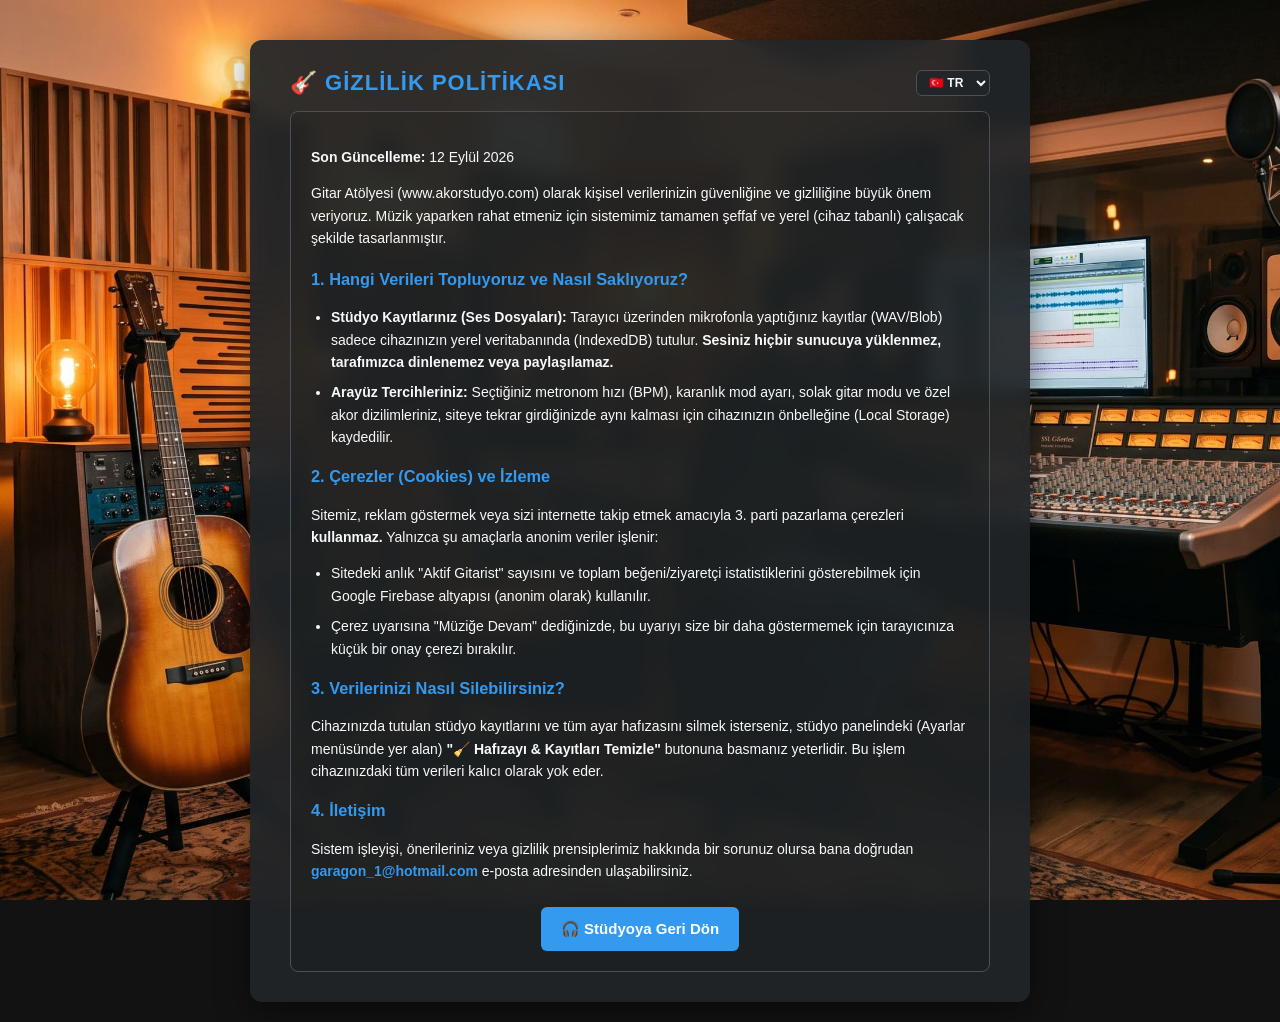
<file: gizlilik.html>
<!DOCTYPE html>
<html lang="tr">
<head>
    <meta charset="UTF-8">
    <meta name="viewport" content="width=device-width, initial-scale=1.0">
    <title>Gizlilik Politikası | Gitar Atölyesi</title>
    <link rel="stylesheet" href="./style.css">
</head>
<body>

<div class="app-container" style="max-width: 700px; margin-top: 20px;">
    
    <header class="header-top-row" style="display: flex; justify-content: space-between; align-items: center;">
        <h2 class="app-header-brand" style="margin: 0;">
            <span id="title-tr">🎸 Gizlilik Politikası</span>
            <span id="title-en" style="display: none;">🎸 Privacy Policy</span>
        </h2>
        
        <!-- Dil Seçici (Ana sayfadaki localStorage ile senkronize çalışır) -->
        <select id="gizlilik-lang" style="font-size:12px; padding:4px 8px; border-radius:6px; background:var(--surface); color:var(--text); border:1px solid var(--border); font-weight:bold; cursor:pointer;">
            <option value="tr">🇹🇷 TR</option>
            <option value="en">🇬🇧 EN</option>
        </select>
    </header>

    <div style="background: rgba(0,0,0,0.1); padding: 20px; border-radius: 8px; border: 1px solid var(--border); font-size: 14px; line-height: 1.6; color: var(--text); margin-top: 15px;">
        
        <!-- TÜRKÇE İÇERİK -->
        <div id="content-tr">
            <p><strong>Son Güncelleme:</strong> 12 Eylül 2026</p>

            <p>Gitar Atölyesi (www.akorstudyo.com) olarak kişisel verilerinizin güvenliğine ve gizliliğine büyük önem veriyoruz. Müzik yaparken rahat etmeniz için sistemimiz tamamen şeffaf ve yerel (cihaz tabanlı) çalışacak şekilde tasarlanmıştır.</p>

            <h3 style="color: var(--primary); margin-bottom: 5px;">1. Hangi Verileri Topluyoruz ve Nasıl Saklıyoruz?</h3>
            <ul style="padding-left: 20px;">
                <li style="margin-bottom: 8px;"><strong>Stüdyo Kayıtlarınız (Ses Dosyaları):</strong> Tarayıcı üzerinden mikrofonla yaptığınız kayıtlar (WAV/Blob) sadece cihazınızın yerel veritabanında (IndexedDB) tutulur. <b>Sesiniz hiçbir sunucuya yüklenmez, tarafımızca dinlenemez veya paylaşılamaz.</b></li>
                <li style="margin-bottom: 8px;"><strong>Arayüz Tercihleriniz:</strong> Seçtiğiniz metronom hızı (BPM), karanlık mod ayarı, solak gitar modu ve özel akor dizilimleriniz, siteye tekrar girdiğinizde aynı kalması için cihazınızın önbelleğine (Local Storage) kaydedilir.</li>
            </ul>

            <h3 style="color: var(--primary); margin-bottom: 5px; margin-top: 15px;">2. Çerezler (Cookies) ve İzleme</h3>
            <p>Sitemiz, reklam göstermek veya sizi internette takip etmek amacıyla 3. parti pazarlama çerezleri <b>kullanmaz.</b> Yalnızca şu amaçlarla anonim veriler işlenir:</p>
            <ul style="padding-left: 20px;">
                <li style="margin-bottom: 8px;">Sitedeki anlık "Aktif Gitarist" sayısını ve toplam beğeni/ziyaretçi istatistiklerini gösterebilmek için Google Firebase altyapısı (anonim olarak) kullanılır.</li>
                <li style="margin-bottom: 8px;">Çerez uyarısına "Müziğe Devam" dediğinizde, bu uyarıyı size bir daha göstermemek için tarayıcınıza küçük bir onay çerezi bırakılır.</li>
            </ul>

            <h3 style="color: var(--primary); margin-bottom: 5px; margin-top: 15px;">3. Verilerinizi Nasıl Silebilirsiniz?</h3>
            <p>Cihazınızda tutulan stüdyo kayıtlarını ve tüm ayar hafızasını silmek isterseniz, stüdyo panelindeki (Ayarlar menüsünde yer alan) <strong>"🧹 Hafızayı & Kayıtları Temizle"</strong> butonuna basmanız yeterlidir. Bu işlem cihazınızdaki tüm verileri kalıcı olarak yok eder.</p>

            <h3 style="color: var(--primary); margin-bottom: 5px; margin-top: 15px;">4. İletişim</h3>
            <p>Sistem işleyişi, önerileriniz veya gizlilik prensiplerimiz hakkında bir sorunuz olursa bana doğrudan <strong><a href="#" onclick="window.location.href = 'mailto:' + 'garagon_1' + '@' + 'hotmail.com'; return false;" style="color: var(--primary); text-decoration: none; font-weight: bold;">garagon_1@hotmail.com</a></strong> e-posta adresinden ulaşabilirsiniz.</p>
            
            <div style="margin-top: 25px; text-align: center;">
                <a href="./index.html" class="btn btn-primary" style="text-decoration: none; display: inline-block; padding: 10px 20px; font-size: 15px;">🎧 Stüdyoya Geri Dön</a>
            </div>
        </div>

        <!-- İNGİLİZCE İÇERİK -->
        <div id="content-en" style="display: none;">
            <p><strong>Last Update:</strong> September 12, 2026</p>

            <p>As Guitar Workshop (www.akorstudyo.com), we attach great importance to the security and privacy of your personal data. To make you comfortable while making music, our system is designed to work completely transparently and locally (device-based).</p>

            <h3 style="color: var(--primary); margin-bottom: 5px;">1. What Data Do We Collect and How Do We Store It?</h3>
            <ul style="padding-left: 20px;">
                <li style="margin-bottom: 8px;"><strong>Your Studio Recordings (Audio Files):</strong> Recordings you make via the microphone on your browser (WAV/Blob) are only kept in your device's local database (IndexedDB). <b>Your voice is never uploaded to any server, nor can it be listened to or shared by us.</b></li>
                <li style="margin-bottom: 8px;"><strong>Interface Preferences:</strong> Your selected metronome speed (BPM), dark mode setting, lefty guitar mode, and custom chord progressions are saved in your device's cache (Local Storage) so they remain the same the next time you visit the site.</li>
            </ul>

            <h3 style="color: var(--primary); margin-bottom: 5px; margin-top: 15px;">2. Cookies and Tracking</h3>
            <p>Our site <b>does not use</b> 3rd party marketing cookies to show ads or track you online. Anonymous data is processed only for the following purposes:</p>
            <ul style="padding-left: 20px;">
                <li style="margin-bottom: 8px;">Google Firebase infrastructure is used (anonymously) to display the current number of "Active Guitarists" and total like/visitor statistics on the site.</li>
                <li style="margin-bottom: 8px;">When you click "Rock On" on the cookie warning, a small consent cookie is placed in your browser so we don't show you this warning again.</li>
            </ul>

            <h3 style="color: var(--primary); margin-bottom: 5px; margin-top: 15px;">3. How Can You Delete Your Data?</h3>
            <p>If you wish to delete the studio recordings and all settings memory stored on your device, simply click the <strong>"🧹 Clear Memory & Tracks"</strong> button in the studio panel (located in the Settings menu). This action permanently destroys all data on your device.</p>

            <h3 style="color: var(--primary); margin-bottom: 5px; margin-top: 15px;">4. Contact</h3>
            <p>If you have any questions regarding the system operation, suggestions, or our privacy principles, you can contact me directly at <strong><a href="#" onclick="window.location.href = 'mailto:' + 'garagon_1' + '@' + 'hotmail.com'; return false;" style="color: var(--primary); text-decoration: none; font-weight: bold;">garagon_1@hotmail.com</a></strong>.</p>
            
            <div style="margin-top: 25px; text-align: center;">
                <a href="./index.html" class="btn btn-primary" style="text-decoration: none; display: inline-block; padding: 10px 20px; font-size: 15px;">🎧 Back to Studio</a>
            </div>
        </div>

    </div>
</div>

<script>
    // --- 1. TEMA KONTROLÜ ---
    if(localStorage.getItem('gitar_theme') === 'light') { 
        document.body.classList.remove('dark-mode'); 
    } else { 
        document.body.classList.add('dark-mode'); 
    }

    // --- 2. DİL KONTROLÜ VE SENKRONİZASYONU ---
    const langSelect = document.getElementById('gizlilik-lang');
    const contentTr = document.getElementById('content-tr');
    const contentEn = document.getElementById('content-en');
    const titleTr = document.getElementById('title-tr');
    const titleEn = document.getElementById('title-en');

    // Ana siteden gelen dil tercihini oku (yoksa TR yap)
    const currentLang = localStorage.getItem('gitar_lang') || 'tr';
    langSelect.value = currentLang;
    applyLanguage(currentLang);

    // Kullanıcı dili bu sayfadan değiştirirse
    langSelect.addEventListener('change', (e) => {
        const selectedLang = e.target.value;
        localStorage.setItem('gitar_lang', selectedLang); // Ana site de etkilenir
        applyLanguage(selectedLang);
    });

    function applyLanguage(lang) {
        if(lang === 'en') {
            document.documentElement.lang = "en";
            contentTr.style.display = "none";
            titleTr.style.display = "none";
            contentEn.style.display = "block";
            titleEn.style.display = "inline";
        } else {
            document.documentElement.lang = "tr";
            contentEn.style.display = "none";
            titleEn.style.display = "none";
            contentTr.style.display = "block";
            titleTr.style.display = "inline";
        }
    }
</script>
</body>
</html>
</file>
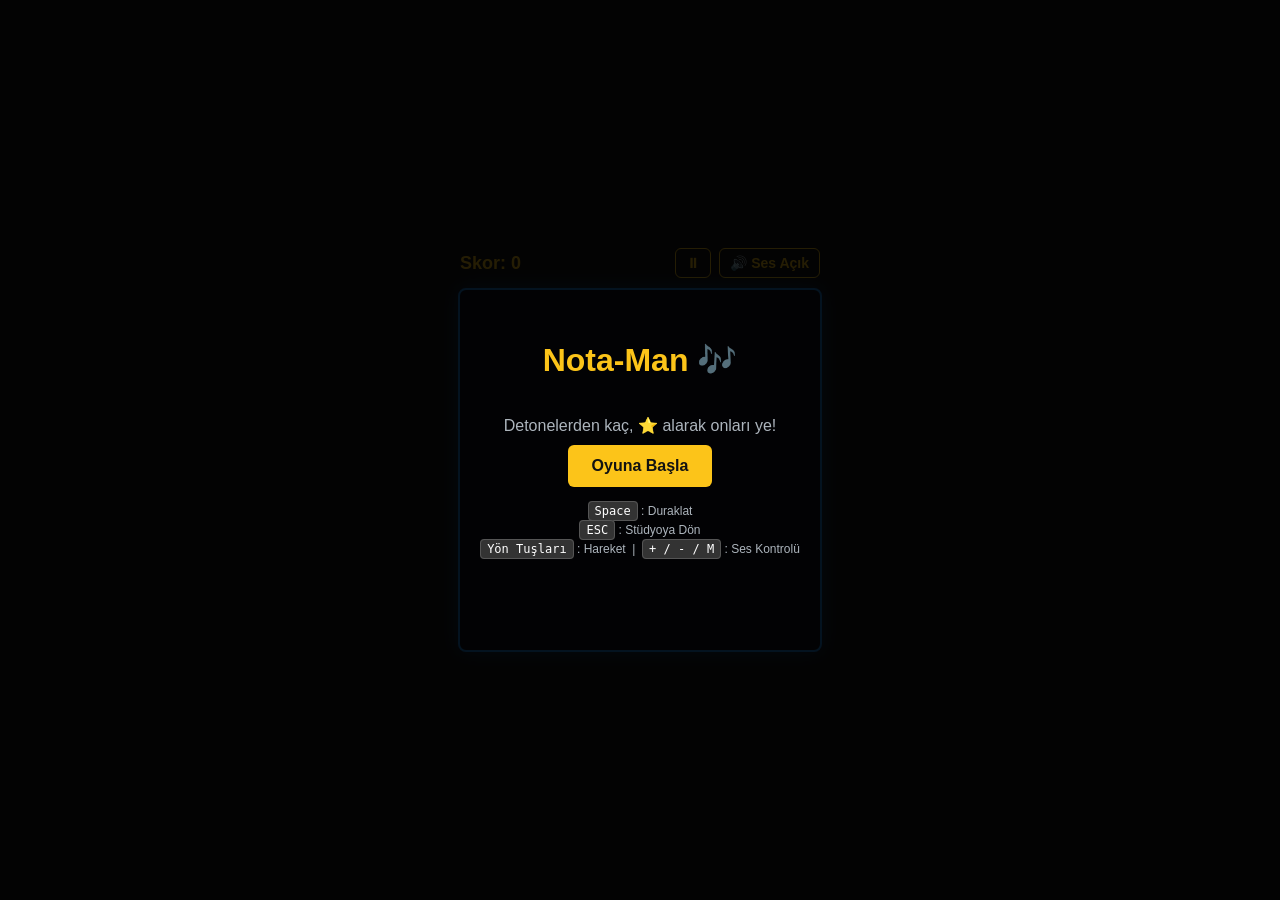
<file: pacman.html>
<!DOCTYPE html>
<html lang="tr">
<head>
    <meta charset="UTF-8">
    <meta name="viewport" content="width=device-width, initial-scale=1.0, maximum-scale=1.0, user-scalable=no">
    <title>Nota-Man (Müzikal Pac-Man)</title>
    
    <style>
        body { background: #121212; color: #fcc419; font-family: sans-serif; display: flex; flex-direction: column; align-items: center; justify-content: center; height: 100vh; margin: 0; overflow: hidden; position: relative; touch-action: none; }
        canvas { max-width: 95vw; max-height: 95vw; background: #0b0f19; border: 2px solid #1c7ed6; border-radius: 8px; box-shadow: 0 0 20px rgba(28, 126, 214, 0.4); touch-action: none; }
        .top-bar { display: flex; justify-content: space-between; width: 360px; max-width: 95vw; margin-bottom: 10px; align-items: center; font-size: 18px; font-weight: bold; }
        .top-controls { display: flex; gap: 8px; }
        .top-btn { background: transparent; border: 1px solid #fcc419; color: #fcc419; padding: 6px 10px; font-size: 14px; border-radius: 6px; cursor: pointer; font-weight: bold; }
        .top-btn:active { background: rgba(252, 196, 25, 0.2); }
        .overlay { position: absolute; top: 0; left: 0; width: 100%; height: 100%; background: rgba(0,0,0,0.85); display: flex; flex-direction: column; align-items: center; justify-content: center; z-index: 20; text-align: center; }
        button.primary-btn { background: #fcc419; color: #121212; border: none; padding: 12px 24px; font-size: 16px; border-radius: 6px; cursor: pointer; font-weight: bold; transition: 0.2s; }
        button.primary-btn:hover { background: #fab005; transform: scale(1.05); }
        .hint { color: #adb5bd; font-size: 12px; margin-top: 15px; line-height: 1.6; }
        kbd { background: #333; padding: 2px 6px; border-radius: 4px; color: #fff; font-family: monospace; border: 1px solid #555; }
        @media (max-width: 768px) { .hint { display: none; } }
    </style>
</head>
<body>
    <div id="start-screen" class="overlay">
        <h1 style="margin-top:0; color:#fcc419;">Nota-Man 🎶</h1>
        <p style="color: #adb5bd; margin-bottom: 10px;">Detonelerden kaç, ⭐ alarak onları ye!</p>
        <button class="primary-btn" onclick="startGame()">Oyuna Başla</button>
        <div class="hint" id="desktop-hint"><kbd>Space</kbd> : Duraklat<br><kbd>ESC</kbd> : Stüdyoya Dön<br><kbd>Yön Tuşları</kbd> : Hareket &nbsp;|&nbsp; <kbd>+ / - / M</kbd> : Ses Kontrolü</div>
        <div class="hint" id="mobile-hint" style="display:none;">Ekranda herhangi bir yere dokun ve kaydır!</div>
    </div>
    <div id="countdown-screen" class="overlay" style="display: none; background: rgba(0,0,0,0.9);"><h1 id="countdown-text" style="font-size: 70px; margin:0; transition: transform 0.15s ease-out;">La</h1><p style="color: #adb5bd; font-size: 18px; font-weight: bold; margin-top: 10px;">Hazırlan...</p></div>
    <div id="pause-screen" class="overlay" style="display: none; background: rgba(0,0,0,0.6);"><h2 style="margin-top:0; color: #fcc419;">⏸ MOLA</h2><p style="color: white;">Devam etmek için <b>ekrana dokun</b>.</p></div>
    <div id="second-chance-screen" class="overlay" style="display: none; background: rgba(0,0,0,0.6);"><h2 style="margin-top:0; color: #f59f00;">🎸 İkinci Şans!</h2><p style="color: white; margin-bottom: 20px; font-size:14px; padding:0 20px;">Arkada çalan ve stüdyoda görünen akor hangisi?</p><div style="display: flex; gap: 10px;"><button id="btn-ans-0" style="background: #228be6; color:white; border:none; padding:10px; font-size:14px; font-weight:bold; border-radius:6px;" onclick="checkAnswer(0)">Akor A</button><button id="btn-ans-1" style="background: #e03131; color:white; border:none; padding:10px; font-size:14px; font-weight:bold; border-radius:6px;" onclick="checkAnswer(1)">Akor B</button></div></div>
    <div id="resume-countdown" class="overlay" style="display: none; background: rgba(0,0,0,0.85);"><h1 id="resume-text" style="font-size: 80px; color: #40c057; margin:0;">3</h1><p style="color: white; margin-top: 10px;">Eller klavyeye!</p></div>
    <div id="game-over" class="overlay" style="display: none;"><h2 id="end-title" style="margin-top:0; color: #fa5252;">Yakalandın! 🛑</h2><p style="color: white; margin-bottom: 20px;">Tekrar oynamak için <b>aşağıya tıkla</b>.</p><button class="primary-btn" onclick="resetGame()">Tekrar Oyna</button></div>

    <div class="top-bar"><span id="score">Skor: 0</span><div class="top-controls"><button class="top-btn" onclick="togglePause()">⏸</button><button class="top-btn" id="btn-mute" onclick="toggleMute()">🔊 Ses Açık</button></div></div>
    <canvas id="gameCanvas" width="360" height="360"></canvas>

    <script>
        const canvas = document.getElementById('gameCanvas'); const ctx = canvas.getContext('2d'); const T = 24; 
        if (/Android|webOS|iPhone|iPad|iPod|BlackBerry|IEMobile|Opera Mini/i.test(navigator.userAgent)) { document.getElementById('desktop-hint').style.display = 'none'; document.getElementById('mobile-hint').style.display = 'block'; }
       

        const initialMap = [ [1,1,1,1,1,1,1,1,1,1,1,1,1,1,1], [1,3,0,0,0,0,0,1,0,0,0,0,0,3,1], [1,0,1,1,0,1,0,1,0,1,0,1,1,0,1], [1,0,0,0,0,1,0,0,0,1,0,0,0,0,1], [1,0,1,1,1,1,0,1,0,1,1,1,1,0,1], [1,0,0,0,0,0,0,1,0,0,0,0,0,0,1], [1,1,1,0,1,1,0,1,0,1,1,0,1,1,1], [2,2,1,0,1,2,2,2,2,2,1,0,1,2,2], [1,1,1,0,1,2,1,1,1,2,1,0,1,1,1], [1,0,0,0,0,2,1,2,1,2,0,0,0,0,1], [1,0,1,1,1,2,1,1,1,2,1,1,1,0,1], [1,0,0,0,1,0,0,0,0,0,1,0,0,0,1], [1,1,1,0,1,0,1,1,1,0,1,0,1,1,1], [1,3,0,0,0,0,0,1,0,0,0,0,0,3,1], [1,1,1,1,1,1,1,1,1,1,1,1,1,1,1] ];
        let map = []; let score = 0, totalDots = 0; let isPlaying = false, isPaused = false; let gameLoop, bgmInterval; let secondChanceUsed = false; let correctAnsIndex = 0;
        let powerMode = false; let powerTimeout = null; let baseTickRate = 180; let tickRate = baseTickRate;
        let pac = { x: 7, y: 11, dx: 0, dy: 0, nextDx: 0, nextDy: 0, mouthOpen: 0 }; let ghosts = []; let floatingTexts = []; 

        const AudioContext = window.AudioContext || window.webkitAudioContext; let actx, masterGain; let masterVolume = 0.3; let isMuted = false;
        const chordAm = [110.00, 164.81, 220.00, 261.63, 329.63]; const chordG  = [98.00, 146.83, 196.00, 246.94, 392.00]; const chordF  = [87.31, 130.81, 174.61, 220.00, 261.63]; const chordE  = [82.41, 123.47, 164.81, 207.65, 246.94];
        const countdownSteps = [ { name: "La (Am)", chord: chordAm, color: "#228be6" }, { name: "Sol (G)", chord: chordG, color: "#40c057" }, { name: "Fa (F)", chord: chordF, color: "#fcc419" }, { name: "Mi (E)", chord: chordE, color: "#fa5252" } ];
        const wakaNotes = [300, 400]; let wakaIdx = 0; const jazzBass = [65.41, 73.42, 82.41, 98.00]; let bassIdx = 0; 

        function initAudio() { if(actx) return; actx = new AudioContext(); masterGain = actx.createGain(); masterGain.connect(actx.destination); masterGain.gain.value = masterVolume; }
        function toggleMute() { if (!actx) initAudio(); if (masterVolume >= 0.1) { masterVolume = 0; isMuted = true; } else { masterVolume = 0.3; isMuted = false; } masterGain.gain.value = masterVolume; document.getElementById('btn-mute').innerText = isMuted ? "🔇" : "🔊 Ses Açık"; }
        function playAcousticStrum(frequencies) { if (isMuted || !actx) return; frequencies.forEach((freq, index) => { setTimeout(() => { const osc = actx.createOscillator(); const gain = actx.createGain(); const filter = actx.createBiquadFilter(); osc.type = 'sawtooth'; osc.frequency.value = freq; filter.type = 'lowpass'; filter.frequency.setValueAtTime(2000, actx.currentTime); filter.frequency.exponentialRampToValueAtTime(100, actx.currentTime + 1.2); osc.connect(filter); filter.connect(gain); gain.connect(masterGain); osc.start(actx.currentTime); gain.gain.setValueAtTime(0.7, actx.currentTime); gain.gain.exponentialRampToValueAtTime(0.001, actx.currentTime + 1.2); osc.stop(actx.currentTime + 1.2); osc.onended = () => { try{ osc.disconnect(); gain.disconnect(); filter.disconnect(); } catch(e){} }; }, index * 40); }); }
        function playWaka() { if(isMuted || !actx) return; const osc = actx.createOscillator(); const gain = actx.createGain(); osc.type = 'triangle'; osc.frequency.value = wakaNotes[wakaIdx]; osc.connect(gain); gain.connect(masterGain); osc.start(); gain.gain.setValueAtTime(0.3, actx.currentTime); gain.gain.exponentialRampToValueAtTime(0.01, actx.currentTime + 0.1); osc.stop(actx.currentTime + 0.1); osc.onended = () => { try{ osc.disconnect(); gain.disconnect(); } catch(e){} }; wakaIdx = (wakaIdx + 1) % 2; }
        function playJazzBass() { if(isMuted || !actx || !isPlaying || isPaused) return; const osc = actx.createOscillator(); const gain = actx.createGain(); osc.type = 'sine'; osc.frequency.value = jazzBass[bassIdx]; osc.connect(gain); gain.connect(masterGain); gain.gain.setValueAtTime(0.4, actx.currentTime); gain.gain.exponentialRampToValueAtTime(0.01, actx.currentTime + 0.25); osc.start(); osc.stop(actx.currentTime + 0.25); osc.onended = () => { try{ osc.disconnect(); gain.disconnect(); } catch(e){} }; bassIdx = (bassIdx + 1) % jazzBass.length; }
        function playDeathSound() { if(isMuted || !actx) return; const osc = actx.createOscillator(); const gain = actx.createGain(); osc.type = 'sawtooth'; osc.connect(gain); gain.connect(masterGain); osc.frequency.setValueAtTime(200, actx.currentTime); osc.frequency.exponentialRampToValueAtTime(30, actx.currentTime + 0.8); gain.gain.setValueAtTime(0.5, actx.currentTime); gain.gain.exponentialRampToValueAtTime(0.01, actx.currentTime + 0.8); osc.start(); osc.stop(actx.currentTime + 0.8); osc.onended = () => { try{ osc.disconnect(); gain.disconnect(); } catch(e){} }; }
        function playPowerUpSound() { if(isMuted || !actx) return; const osc = actx.createOscillator(); const gain = actx.createGain(); osc.type = 'sine'; osc.frequency.setValueAtTime(300, actx.currentTime); osc.frequency.exponentialRampToValueAtTime(1200, actx.currentTime + 0.5); osc.connect(gain); gain.connect(masterGain); osc.start(); gain.gain.setValueAtTime(0.5, actx.currentTime); gain.gain.linearRampToValueAtTime(0.01, actx.currentTime + 0.5); osc.stop(actx.currentTime + 0.5); osc.onended = () => { try{ osc.disconnect(); gain.disconnect(); } catch(e){} }; }
        function playEatGhostSound() { if(isMuted || !actx) return; const osc = actx.createOscillator(); const gain = actx.createGain(); osc.type = 'sawtooth'; osc.frequency.setValueAtTime(800, actx.currentTime); osc.frequency.exponentialRampToValueAtTime(100, actx.currentTime + 0.2); osc.connect(gain); gain.connect(masterGain); osc.start(); gain.gain.setValueAtTime(0.4, actx.currentTime); gain.gain.exponentialRampToValueAtTime(0.01, actx.currentTime + 0.2); osc.stop(actx.currentTime + 0.2); osc.onended = () => { try{ osc.disconnect(); gain.disconnect(); } catch(e){} }; }

        function startGame() { initAudio(); if(actx.state === 'suspended') actx.resume(); document.getElementById('start-screen').style.display = 'none'; const countdownScreen = document.getElementById('countdown-screen'); const countdownText = document.getElementById('countdown-text'); countdownScreen.style.display = 'flex'; let step = 0; function nextCountdown() { if (step < countdownSteps.length) { const current = countdownSteps[step]; countdownText.innerText = current.name; countdownText.style.color = current.color; countdownText.style.transform = 'scale(1.3)'; setTimeout(() => countdownText.style.transform = 'scale(1)', 150); playAcousticStrum(current.chord); step++; setTimeout(nextCountdown, 850); } else { countdownScreen.style.display = 'none'; resetGame(); } } nextCountdown(); }
        function activatePowerMode() { powerMode = true; ghosts.forEach(g => g.isVulnerable = true); tickRate = 140; clearTimeout(powerTimeout); powerTimeout = setTimeout(() => { powerMode = false; ghosts.forEach(g => g.isVulnerable = false); tickRate = baseTickRate; }, 7000); }

        function resetGame() {
            map = initialMap.map(row => [...row]); totalDots = 0; score = 0; secondChanceUsed = false; powerMode = false; tickRate = baseTickRate; floatingTexts = []; clearTimeout(powerTimeout);
            map.forEach(row => row.forEach(val => { if(val === 0 || val === 3) totalDots++; }));
            pac = { x: 7, y: 11, dx: 0, dy: 0, nextDx: 0, nextDy: 0, mouthOpen: 0 };
            ghosts = [ { x: 6, y: 7, dx: 1, dy: 0, color: '#fa5252', isVulnerable: false }, { x: 7, y: 7, dx: -1, dy: 0, color: '#f783ac', isVulnerable: false }, { x: 8, y: 7, dx: 0, dy: -1, color: '#fcc419', isVulnerable: false } ];
            document.getElementById('score').innerText = `Skor: 0`; document.getElementById('game-over').style.display = 'none'; isPaused = false; isPlaying = true;
            clearInterval(bgmInterval); bgmInterval = setInterval(playJazzBass, 300); lastTime = 0; accumulator = 0; cancelAnimationFrame(gameLoop); gameLoop = requestAnimationFrame(main);
        }

        function triggerSecondChance() { isPlaying = false; clearInterval(bgmInterval); document.getElementById('second-chance-screen').style.display = 'flex'; window.parent.postMessage('askChordQuestion', '*'); }
        window.addEventListener('message', (e) => { if (e.data && e.data.type === 'chordQuestionData') { document.getElementById('btn-ans-0').innerText = e.data.options[0]; document.getElementById('btn-ans-1').innerText = e.data.options[1]; correctAnsIndex = e.data.correctIndex; } });
        function checkAnswer(selectedIndex) {
            document.getElementById('second-chance-screen').style.display = 'none';
            if (selectedIndex === correctAnsIndex) {
                const resumeScreen = document.getElementById('resume-countdown'); const resumeText = document.getElementById('resume-text'); resumeScreen.style.display = 'flex'; let count = 3; resumeText.innerText = count;
                let countInt = setInterval(() => { count--; if(count > 0) { resumeText.innerText = count; } else { clearInterval(countInt); resumeScreen.style.display = 'none'; window.parent.postMessage('exitFocusMode', '*'); score = Math.max(0, score - 30); document.getElementById('score').innerText = `Skor: ${score}`; pac = { x: 7, y: 11, dx: 0, dy: 0, nextDx: 0, nextDy: 0, mouthOpen: 0 }; ghosts = [ { x: 6, y: 7, dx: 1, dy: 0, color: '#fa5252', isVulnerable: false }, { x: 7, y: 7, dx: -1, dy: 0, color: '#f783ac', isVulnerable: false }, { x: 8, y: 7, dx: 0, dy: -1, color: '#fcc419', isVulnerable: false } ]; isPlaying = true; bgmInterval = setInterval(playJazzBass, 300); lastTime = 0; accumulator = 0; gameLoop = requestAnimationFrame(main); } }, 1000);
            } else { window.parent.postMessage('exitFocusMode', '*'); endGame(false); }
        }

        let lastTime = 0; let accumulator = 0;
        function main(timestamp) {
            if (!isPlaying || isPaused) return; if (!lastTime) lastTime = timestamp; let deltaTime = timestamp - lastTime; lastTime = timestamp;
            if (deltaTime > 250) deltaTime = 250; accumulator += deltaTime;
            while (accumulator >= tickRate) { accumulator -= tickRate; update(); } draw(); if (isPlaying) gameLoop = requestAnimationFrame(main);
        }

        function update() {
            let oldPac = { x: pac.x, y: pac.y };
            if (map[pac.y + pac.nextDy] && map[pac.y + pac.nextDy][pac.x + pac.nextDx] !== 1) { pac.dx = pac.nextDx; pac.dy = pac.nextDy; }
            if (map[pac.y + pac.dy] && map[pac.y + pac.dy][pac.x + pac.dx] !== 1) { pac.x += pac.dx; pac.y += pac.dy; pac.mouthOpen = (pac.mouthOpen + 1) % 2; }
            if (pac.x < 0) pac.x = map[0].length - 1; if (pac.x >= map[0].length) pac.x = 0;

            floatingTexts.forEach(ft => { ft.y -= 0.6; ft.alpha -= 0.015; }); floatingTexts = floatingTexts.filter(ft => ft.alpha > 0);
            let tile = map[pac.y][pac.x];
            if (tile === 0 || tile === 3) {
                let isPower = (tile === 3); map[pac.y][pac.x] = 2; 
                if (isPower) { score += 50; activatePowerMode(); playPowerUpSound(); floatingTexts.push({ text: "GÜÇ MODU!", x: canvas.width / 2, y: canvas.height / 2 - 20, alpha: 1, color: "#fcc419", size: 24 }); floatingTexts.push({ text: "HAYALETLERİ YE!", x: canvas.width / 2, y: canvas.height / 2 + 10, alpha: 1, color: "#4dabf7", size: 18 }); } 
                else { score += 10; playWaka(); }
                totalDots--; document.getElementById('score').innerText = `Skor: ${score}`; if(totalDots === 0) { endGame(true); return; }
            }

            let pacmanDied = false;
            ghosts.forEach(g => {
                let oldG = { x: g.x, y: g.y }; let options = []; const dirs = [[0,-1],[0,1],[-1,0],[1,0]]; 
                dirs.forEach(d => { if (d[0] === -g.dx && d[1] === -g.dy && (g.dx!==0 || g.dy!==0)) return; let ny = g.y + d[1], nx = g.x + d[0]; if (map[ny] && map[ny][nx] !== 1) options.push(d); });
                if(options.length === 0) options.push([-g.dx, -g.dy]);
                if(options.length > 0) { let move = options[Math.floor(Math.random() * options.length)]; g.dx = move[0]; g.dy = move[1]; g.x += g.dx; g.y += g.dy; }
                if (g.x < 0) g.x = map[0].length - 1; if (g.x >= map[0].length) g.x = 0;
                let collision = (g.x === pac.x && g.y === pac.y) || (g.x === oldPac.x && g.y === oldPac.y && oldG.x === pac.x && oldG.y === pac.y);
                if (collision) {
                    if (powerMode && g.isVulnerable) { score += 200; document.getElementById('score').innerText = `Skor: ${score}`; playEatGhostSound(); floatingTexts.push({ text: "+200", x: g.x * T + T/2, y: g.y * T - 10, alpha: 1, color: "#fff", size: 16 }); g.x = 7; g.y = 7; g.isVulnerable = false; } 
                    else { pacmanDied = true; }
                }
            });
            if (pacmanDied) { if (!secondChanceUsed) { secondChanceUsed = true; triggerSecondChance(); } else { endGame(false); } }
        }

        function draw() {
            ctx.fillStyle = '#0b0f19'; ctx.fillRect(0, 0, canvas.width, canvas.height);
            for(let r = 0; r < map.length; r++) {
                for(let c = 0; c < map[r].length; c++) {
                    if (map[r][c] === 1) { ctx.shadowBlur = 8; ctx.shadowColor = "#1c7ed6"; ctx.fillStyle = '#1864ab'; ctx.fillRect(c*T, r*T, T, T); } 
                    else if (map[r][c] === 0) { const time = Date.now() / 150; const pulse = 1 + Math.sin(time + c + r) * 0.1; ctx.save(); ctx.translate(c*T + T/2, r*T + T/2); ctx.scale(pulse, pulse); ctx.shadowBlur = 15; ctx.shadowColor = "#fcc419"; ctx.font = "14px Arial"; ctx.textAlign = "center"; ctx.textBaseline = "middle"; ctx.fillStyle = "#fcc419"; ctx.fillText("🎵", 0, 1); ctx.restore(); } 
                    else if (map[r][c] === 3) { const pulse = 1 + Math.sin(Date.now() / 150) * 0.2; ctx.save(); ctx.translate(c*T + T/2, r*T + T/2); ctx.scale(pulse, pulse); ctx.shadowBlur = 20; ctx.shadowColor = "#ffffff"; ctx.font = "14px Arial"; ctx.textAlign = "center"; ctx.textBaseline = "middle"; ctx.fillText("⭐", 0, 0); ctx.restore(); }
                }
            }
            ctx.save(); ctx.translate(pac.x*T + T/2, pac.y*T + T/2); if (pac.dx === 1) ctx.rotate(0); else if (pac.dx === -1) ctx.rotate(Math.PI); else if (pac.dy === 1) ctx.rotate(Math.PI/2); else if (pac.dy === -1) ctx.rotate(-Math.PI/2);
            ctx.beginPath(); let mouth = pac.mouthOpen === 0 ? 0.2 : 0.05; ctx.arc(0, 0, T/2 - 2, mouth * Math.PI, (2 - mouth) * Math.PI); ctx.lineTo(0,0); ctx.shadowBlur = 15; ctx.shadowColor = "#fcc419"; ctx.fillStyle = '#fcc419'; ctx.fill(); ctx.restore();

            ghosts.forEach(g => {
                let currentColor = (powerMode && g.isVulnerable) ? '#4dabf7' : g.color; ctx.save(); ctx.shadowBlur = 15; ctx.shadowColor = currentColor; ctx.fillStyle = currentColor; ctx.beginPath(); let gx = g.x*T, gy = g.y*T; ctx.arc(gx + T/2, gy + T/2, T/2 - 2, Math.PI, 0); ctx.lineTo(gx + T - 2, gy + T - 2); ctx.lineTo(gx + T/2, gy + T/2 + 2); ctx.lineTo(gx + 2, gy + T - 2); ctx.closePath(); ctx.fill();
                ctx.shadowBlur = 0; ctx.fillStyle = (powerMode && g.isVulnerable) ? "#ffffff" : "white"; ctx.beginPath(); ctx.arc(gx + T/3, gy + T/3, 3, 0, Math.PI*2); ctx.fill(); ctx.beginPath(); ctx.arc(gx + 2*T/3, gy + T/3, 3, 0, Math.PI*2); ctx.fill(); ctx.restore();
            });

            floatingTexts.forEach(ft => { ctx.save(); ctx.globalAlpha = Math.max(0, ft.alpha); ctx.font = `bold ${ft.size}px Arial`; ctx.textAlign = "center"; ctx.fillStyle = ft.color; ctx.shadowBlur = 15; ctx.shadowColor = ft.color; ctx.fillText(ft.text, ft.x, ft.y); ctx.restore(); });
        }

        function endGame(isWin) { isPlaying = false; clearInterval(bgmInterval); document.getElementById('end-title').innerText = isWin ? "Kazandın! 🎉" : "Yakalandın! 🛑"; document.getElementById('end-title').style.color = isWin ? "#40c057" : "#fa5252"; document.getElementById('game-over').style.display = 'flex'; if(!isWin) playDeathSound(); }
        function togglePause() { if(!isPlaying) return; isPaused = !isPaused; document.getElementById('pause-screen').style.display = isPaused ? 'flex' : 'none'; if(!isPaused) { lastTime = 0; gameLoop = requestAnimationFrame(main); } else { cancelAnimationFrame(gameLoop); } }
        document.getElementById('pause-screen').addEventListener('click', function() { togglePause(); });

        document.addEventListener("keydown", (e) => {
            if([32, 37, 38, 39, 40].includes(e.keyCode)) e.preventDefault();
            if(e.key === 'Escape' || e.code === 'Escape') { window.parent.postMessage('closeGameModal', '*'); return; }
            if(e.code === 'Space') { togglePause(); return; }
            if (e.code === 'Enter' && !isPlaying) { e.preventDefault(); const startScreen = document.getElementById('start-screen'); if (startScreen.style.display !== 'none') startGame(); else resetGame(); return; }            
            if(isPaused || !isPlaying) return;
            if (e.keyCode === 37) { pac.nextDx = -1; pac.nextDy = 0; } if (e.keyCode === 38) { pac.nextDx = 0; pac.nextDy = -1; } if (e.keyCode === 39) { pac.nextDx = 1; pac.nextDy = 0; } if (e.keyCode === 40) { pac.nextDx = 0; pac.nextDy = 1; }
        });

        let touchStartX = 0; let touchStartY = 0; const swipeThreshold = 10;
        document.addEventListener('touchstart', (e) => { if(e.target.tagName === 'BUTTON' || e.target.closest('button')) return; touchStartX = e.changedTouches[0].clientX; touchStartY = e.changedTouches[0].clientY; }, {passive: false});
        document.addEventListener('touchmove', (e) => {
            if(e.target.tagName === 'BUTTON' || e.target.closest('button')) return; if(!isPlaying || isPaused) return; e.preventDefault();
            let touchX = e.changedTouches[0].clientX; let touchY = e.changedTouches[0].clientY; let dx = touchX - touchStartX; let dy = touchY - touchStartY;
            if (Math.abs(dx) > swipeThreshold || Math.abs(dy) > swipeThreshold) {
                if (Math.abs(dx) > Math.abs(dy)) { if (dx > 0) { pac.nextDx = 1; pac.nextDy = 0; } else { pac.nextDx = -1; pac.nextDy = 0; } } 
                else { if (dy > 0) { pac.nextDx = 0; pac.nextDy = 1; } else { pac.nextDx = 0; pac.nextDy = -1; } }
                if (navigator.vibrate) navigator.vibrate(10); touchStartX = touchX; touchStartY = touchY;
            }
        }, {passive: false});
    </script>
</body>
</html>
</file>
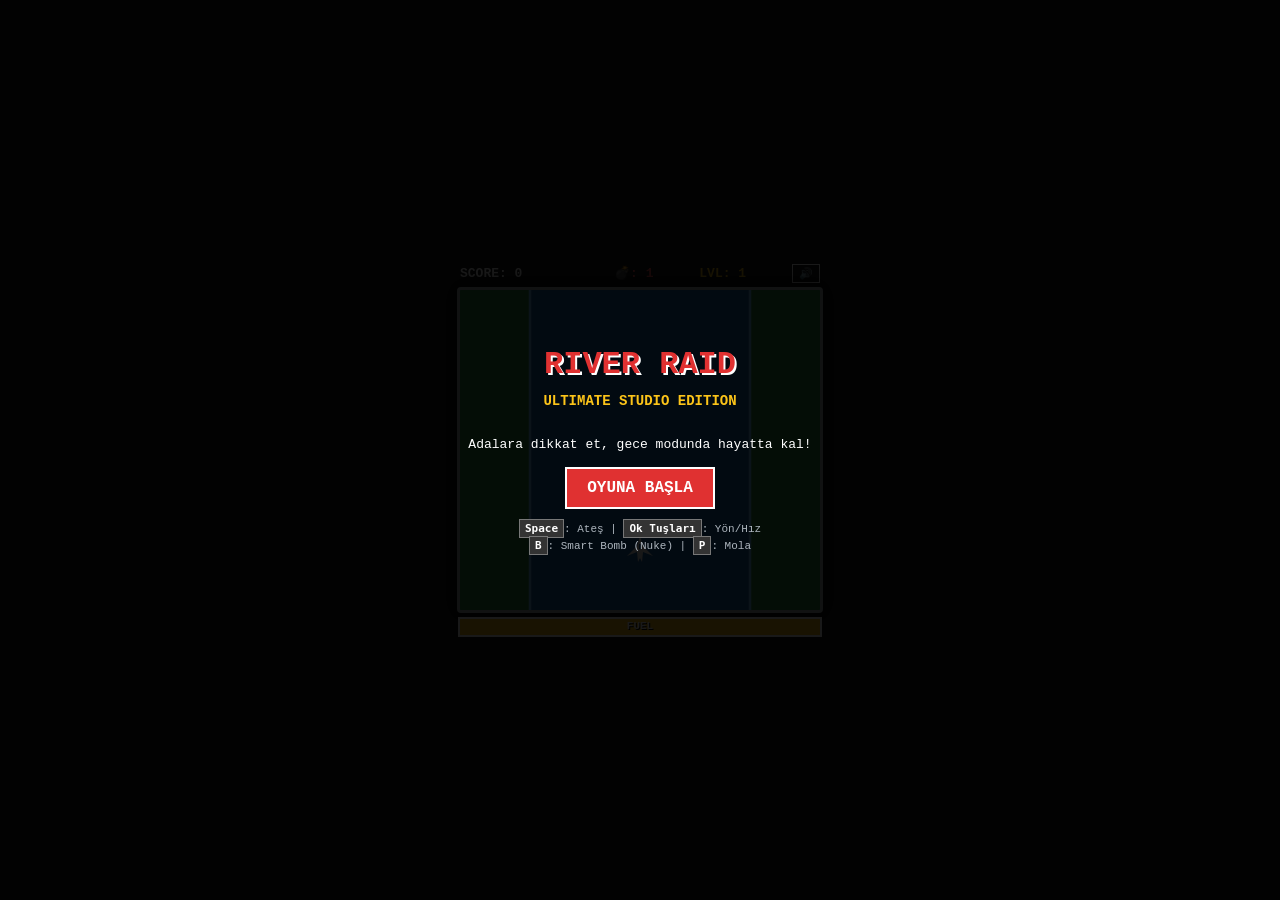
<file: riverraid.html>
<!DOCTYPE html>
<html lang="tr">
<head>
    <meta charset="UTF-8">
    <title>River Raid: Klasik Atari</title>
    <style>
        body { background: #121212; color: #fff; font-family: 'Courier New', Courier, monospace; display: flex; flex-direction: column; align-items: center; justify-content: center; height: 100vh; margin: 0; overflow: hidden; }
        canvas { background: #1864ab; border: 3px solid #adb5bd; border-radius: 4px; box-shadow: 0 0 20px rgba(0, 0, 0, 0.9); image-rendering: pixelated; }
        .top-bar { display: flex; justify-content: space-between; width: 360px; margin-bottom: 4px; align-items: center; font-size: 13px; font-weight: bold; }
        .overlay { position: absolute; top: 0; left: 0; width: 100%; height: 100%; background: rgba(0,0,0,0.9); display: flex; flex-direction: column; align-items: center; justify-content: center; z-index: 20; text-align: center; }
        button { background: #e03131; color: white; border: 2px solid #fff; padding: 10px 20px; font-size: 16px; cursor: pointer; font-weight: bold; font-family: 'Courier New', Courier, monospace; text-transform: uppercase; }
        button:hover { background: #c92a2a; }
        #btn-mute { background: transparent; border: 1px solid #fff; color: #fff; padding: 2px 6px; font-size: 11px; cursor: pointer; }
        .hint { color: #adb5bd; font-size: 11px; margin-top: 12px; line-height: 1.5; }
        kbd { background: #333; padding: 2px 5px; color: #fff; border: 1px solid #777; font-weight: bold; }
        #fuel-container { width: 360px; height: 16px; border: 2px solid #fff; background: #000; margin-top: 4px; position: relative; }
        #fuel-bar { height: 100%; background: #fcc419; width: 100%; transition: width 0.1s linear; }
        #fuel-text { position: absolute; top: 0; left: 50%; transform: translateX(-50%); font-size: 11px; color: #fff; font-weight: bold; line-height: 14px; text-shadow: 1px 1px 0 #000; }
        
        #mobile-controls { display: none; width: 100%; max-width: 360px; justify-content: space-between; margin-top: 10px; padding: 0 10px; box-sizing: border-box; z-index: 10;}
        .hitbox { background: rgba(255,255,255,0.1); border: 2px solid #fff; border-radius: 8px; width: 60px; height: 60px; display: flex; align-items: center; justify-content: center; font-size: 24px; color: white; user-select: none; touch-action: none; }
        .hitbox:active { background: rgba(255,255,255,0.4); transform: scale(0.9); }
        .hitbox.fire-btn { width: 80px; background: rgba(224, 49, 49, 0.3); border-color: #e03131; }
        .hitbox.fire-btn:active { background: rgba(224, 49, 49, 0.7); }
        .hitbox.nuke-btn { width: 60px; background: rgba(250, 82, 82, 0.2); border-color: #fa5252; font-size: 20px;}
        .hitbox.nuke-btn:active { background: rgba(250, 82, 82, 0.6); }

        @media (pointer: coarse) { #mobile-controls { display: flex; } .hint { display: none; } canvas { max-height: 45vh; } }
    </style>
</head>
<body>
    <div id="start-screen" class="overlay" style="display: flex;">
        <h1 style="margin:0 0 10px 0; color:#e03131; font-size: 32px; text-shadow: 2px 2px 0 #fff;">RIVER RAID</h1>
        <h2 style="color: #fcc419; margin: 0 0 15px 0; font-size: 14px;">ULTIMATE STUDIO EDITION</h2>
        <p style="color: #fff; margin-bottom: 15px; font-size: 13px;">Adalara dikkat et, gece modunda hayatta kal!</p>
        <button onclick="startGame()">OYUNA BAŞLA</button>
        <div class="hint"><kbd>Space</kbd>: Ateş | <kbd>Ok Tuşları</kbd>: Yön/Hız<br><kbd>B</kbd>: Smart Bomb (Nuke) | <kbd>P</kbd>: Mola</div>
    </div>
    <div id="pause-screen" class="overlay" style="display: none;"><h2 style="margin:0 0 10px 0; color: #fff;">II PAUSE</h2><p style="color: #fcc419; font-size: 13px;">Devam etmek için <b>P</b>'ye bas.</p></div>
    <div id="second-chance-screen" class="overlay" style="display: none; background: rgba(0,0,0,0.85);"><h2 style="margin-top:0; color: #fcc419;">MAYDAY! İkinci Şans!</h2><p style="color: white; margin-bottom: 20px; font-size:14px; padding:0 20px;">Arkada çalan akor hangisi?</p><div style="display: flex; gap: 10px;"><button id="btn-ans-0" style="background: #228be6; font-size:14px;" onclick="checkAnswer(0)">A</button><button id="btn-ans-1" style="background: #e03131; font-size:14px;" onclick="checkAnswer(1)">B</button></div></div>
    <div id="resume-countdown" class="overlay" style="display: none; background: rgba(0,0,0,0.9);"><h1 id="resume-text" style="font-size: 80px; color: #40c057; margin:0;">3</h1><p style="color: white; margin-top: 10px;">Eller klavyeye!</p></div>
    <div id="game-over" class="overlay" style="display: none;"><h2 id="end-title" style="margin:0 0 10px 0; color: #fa5252; font-size: 26px;">CRASHED!</h2><p style="color: white; margin-bottom: 15px; font-size: 13px;">Yeniden oynamak için <b>ENTER</b>'a bas.</p><button onclick="resetGame()">YENİDEN BAŞLA</button></div>

    <div class="top-bar">
        <span id="score-text">SCORE: 0</span>
        <span id="combo-text" style="color:#4dabf7; font-weight:900;"></span>
        <span id="nuke-text" style="color:#fa5252;">💣: 1</span>
        <span id="level-text" style="color: #fcc419;">LVL: 1</span>
        <button id="btn-mute" onclick="toggleMute()">🔊</button>
    </div>
    <canvas id="gameCanvas" width="360" height="320"></canvas>
    
    <div id="fuel-container"><div id="fuel-bar"></div><div id="fuel-text">FUEL</div></div>
    
    <div id="mobile-controls">
        <div style="display:flex; gap:10px;">
            <div class="hitbox" id="m-left">⬅️</div>
            <div class="hitbox" id="m-right">➡️</div>
        </div>
        <div style="display:flex; gap:10px;">
            <div class="hitbox nuke-btn" id="m-nuke">💣</div>
            <div class="hitbox fire-btn" id="m-fire">🔥</div>
        </div>
    </div>

    <script>
        const canvas = document.getElementById('gameCanvas'); const ctx = canvas.getContext('2d'); const CW = canvas.width; const CH = canvas.height;
        let score = 0, fuel = 100, level = 1; let isPlaying = false, isPaused = false; let frameCount = 0;
        let player = { x: CW/2, y: 260, speed: 4 }; let bullets = []; let enemies = []; let fuelDepots = []; let floatingTexts = []; let river = []; let keys = { ArrowLeft: false, ArrowRight: false, ArrowUp: false, ArrowDown: false };
        let scrollSpeed = 2.5; let secondChanceUsed = false; let correctAnsIndex = 0; let pendingEndReason = "";
        
        // Yeni Mekanikler: Nehir Merkezi, Adalar, Gece Modu, Warp
        let rCenter = CW/2, rWidth = 220, tCenter = CW/2, tWidth = 220;
        let enemyBullets = [], particles = [], powerups = [], bosses = [], islands = [];
        let combo = 0, comboTimer = 0, shieldTimer = 0, magnetTimer = 0, nukes = 1, screenShake = 0, nextBossScore = 2000, warpTimer = 0;

        const AudioContext = window.AudioContext || window.webkitAudioContext; let actx, masterGain; let masterVolume = 0.4; let isMuted = false; let bgmInterval;
        const chordsData = [{ name: "Am", freqs: [220.00, 261.63, 329.63], color: "#74c0fc" }, { name: "C",  freqs: [261.63, 329.63, 392.00], color: "#b2f2bb" }, { name: "G",  freqs: [196.00, 246.94, 293.66], color: "#ffc9c9" }, { name: "D",  freqs: [293.66, 369.99, 440.00], color: "#fcc419" }, { name: "Em", freqs: [164.81, 196.00, 246.94], color: "#ffa8a8" }, { name: "F",  freqs: [174.61, 220.00, 261.63], color: "#eebefa" }];
        const notesData = [{name: "Do", freq: 523.25, char: "🎵", color: "#fa5252"}, {name: "Re", freq: 587.33, char: "♩", color: "#fd7e14"}, {name: "Mi", freq: 659.25, char: "♫", color: "#fcc419"}, {name: "Fa", freq: 698.46, char: "♬", color: "#40c057"}, {name: "Sol", freq: 783.99, char: "♭", color: "#228be6"}, {name: "La", freq: 880.00, char: "♮", color: "#7950f2"}, {name: "Si", freq: 987.77, char: "♯", color: "#e64980"}];

        function initAudio() { if(actx) return; actx = new AudioContext(); masterGain = actx.createGain(); masterGain.connect(actx.destination); masterGain.gain.value = masterVolume; }
        function toggleMute() { if (!actx) initAudio(); if (masterVolume >= 0.1) { masterVolume = 0; isMuted = true; } else { masterVolume = 0.4; isMuted = false; } masterGain.gain.value = masterVolume; document.getElementById('btn-mute').innerText = isMuted ? "🔇" : "🔊"; }

        const bassLine = [130.81, 130.81, 155.56, 155.56, 174.61, 174.61, 155.56, 155.56]; let bassIndex = 0;
        function playBGM() { if (isMuted || !actx || !isPlaying || isPaused) return; const osc = actx.createOscillator(); const gain = actx.createGain(); osc.type = 'square'; osc.frequency.value = bassLine[bassIndex]; osc.connect(gain); gain.connect(masterGain); gain.gain.setValueAtTime(0.04, actx.currentTime); gain.gain.exponentialRampToValueAtTime(0.01, actx.currentTime + 0.15); osc.start(); osc.stop(actx.currentTime + 0.15); bassIndex = (bassIndex + 1) % bassLine.length; }
        function playShoot() { if (isMuted || !actx) return; const osc = actx.createOscillator(); const gain = actx.createGain(); osc.type = 'square'; osc.frequency.setValueAtTime(800, actx.currentTime); osc.frequency.exponentialRampToValueAtTime(300, actx.currentTime + 0.1); osc.connect(gain); gain.connect(masterGain); gain.gain.setValueAtTime(0.25, actx.currentTime); gain.gain.exponentialRampToValueAtTime(0.01, actx.currentTime + 0.1); osc.start(); osc.stop(actx.currentTime + 0.1); }
        function playExplosion() { if (isMuted || !actx) return; const osc = actx.createOscillator(); const gain = actx.createGain(); osc.type = 'sawtooth'; osc.frequency.setValueAtTime(100, actx.currentTime); osc.frequency.exponentialRampToValueAtTime(10, actx.currentTime + 0.4); osc.connect(gain); gain.connect(masterGain); gain.gain.setValueAtTime(0.5, actx.currentTime); gain.gain.exponentialRampToValueAtTime(0.01, actx.currentTime + 0.4); osc.start(); osc.stop(actx.currentTime + 0.4); }
        function playChord(chordObj) { if (isMuted || !actx) return; chordObj.freqs.forEach(freq => { const osc = actx.createOscillator(); const gain = actx.createGain(); osc.type = 'triangle'; osc.frequency.value = freq; osc.connect(gain); gain.connect(masterGain); gain.gain.setValueAtTime(0.3, actx.currentTime); gain.gain.exponentialRampToValueAtTime(0.01, actx.currentTime + 0.5); osc.start(); osc.stop(actx.currentTime + 0.5); }); }
        function playNoteHit(freq) { if (isMuted || !actx) return; const osc = actx.createOscillator(); const gain = actx.createGain(); osc.type = 'sine'; osc.frequency.setValueAtTime(freq, actx.currentTime); osc.connect(gain); gain.connect(masterGain); gain.gain.setValueAtTime(0.35, actx.currentTime); gain.gain.exponentialRampToValueAtTime(0.01, actx.currentTime + 0.3); osc.start(); osc.stop(actx.currentTime + 0.3); }
        function playPowerup() { if (isMuted || !actx) return; [440, 554, 659, 880].forEach((f, i) => { setTimeout(() => { const osc = actx.createOscillator(); const gain = actx.createGain(); osc.type = 'sine'; osc.frequency.value = f; osc.connect(gain); gain.connect(masterGain); gain.gain.setValueAtTime(0.4, actx.currentTime); gain.gain.exponentialRampToValueAtTime(0.01, actx.currentTime + 0.2); osc.start(); osc.stop(actx.currentTime+0.2); }, i * 50); }); }
        function playNuke() { if(isMuted || !actx) return; const osc = actx.createOscillator(); const gain = actx.createGain(); osc.type = 'sawtooth'; osc.frequency.setValueAtTime(50, actx.currentTime); osc.frequency.exponentialRampToValueAtTime(1, actx.currentTime + 1.5); osc.connect(gain); gain.connect(masterGain); gain.gain.setValueAtTime(0.8, actx.currentTime); gain.gain.exponentialRampToValueAtTime(0.01, actx.currentTime + 1.5); osc.start(); osc.stop(actx.currentTime + 1.5); }

        function addFloatingText(x, y, text, color, size = 18) { floatingTexts.push({ x: x, y: y, text: text, color: color, alpha: 1.0, size: size }); }
        function spawnParticles(x, y, color, count) { for(let i=0; i<count; i++) particles.push({x:x, y:y, vx:(Math.random()-0.5)*8, vy:(Math.random()-0.5)*8, alpha:1.0, color:color, size: 2 + Math.random()*3}); }

        function startGame() { initAudio(); if(actx.state === 'suspended') actx.resume(); document.getElementById('start-screen').style.display = 'none'; resetGame(); }
        
        function initRiver() { 
            river = []; rCenter = CW/2; rWidth = 220; tCenter = CW/2; tWidth = 220;
            for(let y = -40; y <= CH + 40; y += 15) { river.push({ y: y, l: rCenter - rWidth/2, r: rCenter + rWidth/2 }); } 
        }
        
        function generateRiverSegment(yPos) { 
            let minW = Math.max(120, 260 - level * 15); let maxW = Math.max(160, 320 - level * 10); 
            if(frameCount % 60 === 0) { 
                if (Math.random() > 0.85) tWidth = minW; // Dar Kanyon
                else tWidth = minW + Math.random() * (maxW - minW); 
                
                let safePad = tWidth / 2 + 10;
                let minC = safePad; let maxC = CW - safePad;
                tCenter = Math.max(minC, Math.min(maxC, tCenter + (Math.random()-0.5)*150));
            } 
            rCenter += (tCenter - rCenter) * 0.06; rWidth += (tWidth - rWidth) * 0.06; 
            river.unshift({ y: yPos, l: rCenter - rWidth/2, r: rCenter + rWidth/2 }); 
        }

        function resetGame() {
            score = 0; fuel = 100; level = 1; frameCount = 0; secondChanceUsed = false; player = { x: CW/2, y: 260, speed: 4 }; 
            bullets = []; enemies = []; fuelDepots = []; floatingTexts = []; 
            enemyBullets = []; particles = []; powerups = []; bosses = []; islands = [];
            combo = 0; comboTimer = 0; shieldTimer = 0; magnetTimer = 0; nukes = 1; screenShake = 0; warpTimer = 0; nextBossScore = 2000;
            initRiver(); updateUI(); document.getElementById('game-over').style.display = 'none'; isPaused = false; isPlaying = true;
            clearInterval(bgmInterval); bgmInterval = setInterval(playBGM, 200); lastFrameTime = 0; requestAnimationFrame(gameLoop);
        }

        window.addEventListener('message', (e) => { if (e.data && e.data.type === 'chordQuestionData') { document.getElementById('btn-ans-0').innerText = e.data.options[0]; document.getElementById('btn-ans-1').innerText = e.data.options[1]; correctAnsIndex = e.data.correctIndex; } });
        function checkAnswer(selectedIndex) {
            document.getElementById('second-chance-screen').style.display = 'none';
            if (selectedIndex === correctAnsIndex) {
                const resumeScreen = document.getElementById('resume-countdown'); const resumeText = document.getElementById('resume-text'); resumeScreen.style.display = 'flex'; let count = 3; resumeText.innerText = count;
                let countInt = setInterval(() => { count--; if(count > 0) { resumeText.innerText = count; } else { clearInterval(countInt); resumeScreen.style.display = 'none'; window.parent.postMessage('exitFocusMode', '*'); score = Math.max(0, score - 30); fuel = Math.max(50, fuel); shieldTimer = 180; player.x = CW / 2; isPlaying = true; bgmInterval = setInterval(playBGM, 200); lastFrameTime = 0; requestAnimationFrame(gameLoop); } }, 1000);
            } else { window.parent.postMessage('exitFocusMode', '*'); endGame(pendingEndReason, true); }
        }

        function getRiverBounds(y) { for(let i=0; i<river.length-1; i++) { if(y >= river[i].y && y <= river[i+1].y) return river[i]; } return river[0]; }
        function rectIntersect(x1, y1, w1, h1, x2, y2, w2, h2) { return !(x2 > x1 + w1 || x2 + w2 < x1 || y2 > y1 + h1 || y2 + h2 < y1); }

        function triggerNuke() {
            if (nukes > 0 && isPlaying && !isPaused) {
                nukes--; playNuke(); screenShake = 40;
                enemies.forEach(e => { spawnParticles(e.x, e.y, e.note.color, 15); score += 50; });
                enemyBullets = []; enemies = [];
                bosses.forEach(b => { b.hp -= 20; spawnParticles(b.x+b.w/2, b.y+b.h/2, '#fa5252', 20); });
                addFloatingText(CW/2, CH/2, "SMART BOMB DEPLOYED!", "#fa5252", 24);
            }
        }

        function update() {
            if(!isPlaying || isPaused) return; frameCount++; level = Math.floor(score / 1500) + 1;
            
            // Warp (Hyper-Drive) Kontrolü
            if (warpTimer > 0) { warpTimer--; scrollSpeed = 12; shieldTimer = Math.max(shieldTimer, 10); if(frameCount % 3 === 0) spawnParticles(player.x + (Math.random()-0.5)*20, player.y + 10, '#4dabf7', 2); } 
            else { scrollSpeed = 2.5 + (level * 0.2); }

            if (keys.ArrowUp) { scrollSpeed += 2; fuel -= 0.12; score += 1; } if (keys.ArrowDown) { scrollSpeed -= 1.2; } if (keys.ArrowLeft) player.x -= player.speed; if (keys.ArrowRight) player.x += player.speed; fuel -= 0.04; 
            
            // Timer Azalmaları
            if(comboTimer > 0) { comboTimer--; if(comboTimer <= 0) combo = 0; }
            if(shieldTimer > 0) shieldTimer--;
            if(magnetTimer > 0) magnetTimer--;
            if(screenShake > 0) screenShake--;

            for(let i=0; i<river.length; i++) river[i].y += scrollSpeed;
            if(river[river.length-1].y > CH + 40) { river.pop(); generateRiverSegment(river[0].y - 15); score += 2; }

            // Boss Spawn Algoritması
            if (score > nextBossScore && bosses.length === 0 && level >= 1) {
                bosses.push({x: CW/2 - 40, y: -100, w: 80, h: 50, hp: 20 + (level*5), maxHp: 20 + (level*5), dx: 1.5});
                nextBossScore += 2500; addFloatingText(CW/2, CH/2, "WARNING: BATTLESHIP!", "#fa5252", 22);
            }

            // Düşman, Yakıt ve ADA (Island) Spawn
            let spawnRate = Math.max(25, 75 - (level * 5)); 
            if (frameCount % spawnRate === 0 && bosses.length === 0 && warpTimer <= 0) {
                let rBounds = river[0]; 
                if (Math.random() > 0.88 && rWidth > 180 && frameCount > 200) {
                    // Ada Spawn (Çatallanma)
                    let iW = 30 + Math.random() * 40; let iH = 100 + Math.random() * 120;
                    islands.push({x: rCenter - iW/2, y: -iH, w: iW, h: iH});
                    tWidth = 280; // Oyuncu geçebilsin diye nehri genişlet
                } else {
                    let isFuel = Math.random() > 0.75; let spawnX = rBounds.l + 15 + Math.random() * (rBounds.r - rBounds.l - 50);
                    if (isFuel) { let chord = chordsData[Math.floor(Math.random() * chordsData.length)]; fuelDepots.push({ x: spawnX, y: -40, w: 24, h: 42, chord: chord }); } 
                    else { let note = notesData[Math.floor(Math.random() * notesData.length)]; let dir = Math.random() > 0.5 ? 1 : -1; let spd = dir * (1 + Math.random() * (level * 0.4)); enemies.push({ x: spawnX, y: -40, w: 30, h: 30, dx: spd, note: note }); }
                }
            }

            // Magnet (Mıknatıs) Mantığı
            if (magnetTimer > 0) { fuelDepots.forEach(f => { let dx = player.x - (f.x + f.w/2); let dy = player.y - (f.y + f.h/2); let dist = Math.sqrt(dx*dx + dy*dy); if (dist < 180) { f.x += dx * 0.08; f.y += dy * 0.08; } }); }

            // Parçacıklar ve Yazılar
            for (let i = particles.length - 1; i >= 0; i--) { let p = particles[i]; p.x += p.vx; p.y += p.vy; p.alpha -= 0.02; if (p.alpha <= 0) particles.splice(i, 1); }
            for (let i = floatingTexts.length - 1; i >= 0; i--) { floatingTexts[i].y -= 1; floatingTexts[i].alpha -= 0.02; if (floatingTexts[i].alpha <= 0) floatingTexts.splice(i, 1); }
            
            // Oyuncu Mermileri
            for (let i = bullets.length - 1; i >= 0; i--) { bullets[i].y += bullets[i].dy; bullets[i].x += bullets[i].dx; if (bullets[i].y < 0) bullets.splice(i, 1); }
            // Düşman Mermileri
            for (let i = enemyBullets.length - 1; i >= 0; i--) { 
                enemyBullets[i].y += enemyBullets[i].dy; enemyBullets[i].x += enemyBullets[i].dx; 
                if (enemyBullets[i].y > CH) { enemyBullets.splice(i, 1); continue; }
                if (rectIntersect(player.x - 8, player.y - 10, 16, 20, enemyBullets[i].x, enemyBullets[i].y, 4, 10)) {
                    if (shieldTimer > 0) { enemyBullets.splice(i, 1); spawnParticles(player.x, player.y, '#74c0fc', 5); } 
                    else { endGame("VURULDUN!"); }
                }
            }

            // Adalar (Islands)
            for (let i = islands.length - 1; i >= 0; i--) {
                let isl = islands[i]; isl.y += scrollSpeed;
                if (isl.y > CH) { islands.splice(i, 1); continue; }
                if (shieldTimer <= 0 && rectIntersect(player.x - 10, player.y - 14, 20, 28, isl.x, isl.y, isl.w, isl.h)) { endGame("ADAYA ÇARPTIN!"); }
                for (let j = bullets.length - 1; j >= 0; j--) {
                    if (rectIntersect(bullets[j].x, bullets[j].y, 4, 10, isl.x, isl.y, isl.w, isl.h)) { spawnParticles(bullets[j].x, bullets[j].y, '#2b8a3e', 3); bullets.splice(j, 1); }
                }
            }

            // Power-Up Toplama
            for (let i = powerups.length - 1; i >= 0; i--) {
                let p = powerups[i]; p.y += scrollSpeed;
                if (rectIntersect(player.x - 10, player.y - 14, 20, 28, p.x, p.y, p.w, p.h)) {
                    playPowerup();
                    if (p.type === 'shield') shieldTimer = 480; 
                    if (p.type === 'magnet') magnetTimer = 480; 
                    if (p.type === 'nuke') nukes++;
                    addFloatingText(player.x, player.y-20, p.type.toUpperCase(), "#b2f2bb", 14);
                    powerups.splice(i, 1);
                }
            }

            // Boss Güncellemeleri
            for (let i = bosses.length - 1; i >= 0; i--) {
                let b = bosses[i];
                if (b.y < 40) b.y += scrollSpeed * 0.5; 
                else {
                    b.x += b.dx; let rb = getRiverBounds(b.y);
                    if (b.x < rb.l + 10 || b.x + b.w > rb.r - 10) b.dx *= -1;
                    if (frameCount % 60 === 0 && Math.random() > 0.3) { enemyBullets.push({x: b.x + 15, y: b.y + b.h, dx: -1, dy: 5}); enemyBullets.push({x: b.x + b.w - 15, y: b.y + b.h, dx: 1, dy: 5}); }
                }
                for (let j = bullets.length - 1; j >= 0; j--) {
                    let bul = bullets[j];
                    if (rectIntersect(bul.x, bul.y, 4, 10, b.x, b.y, b.w, b.h)) {
                        b.hp--; spawnParticles(bul.x, bul.y, '#ffec99', 3); bullets.splice(j, 1);
                        if (b.hp <= 0) {
                            screenShake = 30; playExplosion(); score += 1000; fuel = 100; warpTimer = 300; // Warp Modu Başlar!
                            spawnParticles(b.x+b.w/2, b.y+b.h/2, '#fa5252', 50);
                            addFloatingText(CW/2, CH/2, "HYPER DRIVE ENGAGED!", "#4dabf7", 22);
                            bosses.splice(i, 1);
                        }
                        break;
                    }
                }
            }

            // Düşman Güncellemeleri
            for (let i = enemies.length - 1; i >= 0; i--) {
                let e = enemies[i]; e.y += scrollSpeed; e.x += e.dx; let rBounds = getRiverBounds(e.y);
                if (e.x < rBounds.l || e.x + e.w > rBounds.r) e.dx *= -1; 
                if (level > 1 && score > 1500 && Math.random() < 0.005 + (level*0.001)) { enemyBullets.push({x: e.x + e.w/2, y: e.y + e.h, dx: 0, dy: 4 + (level*0.5)}); }
                if (e.y > CH) { enemies.splice(i, 1); continue; }
                
                if (shieldTimer > 0 && rectIntersect(player.x - 15, player.y - 20, 30, 40, e.x, e.y, e.w, e.h)) {
                    playExplosion(); spawnParticles(e.x, e.y, e.note.color, 12); score += 50; screenShake = 5; enemies.splice(i, 1); continue;
                }

                let hit = false;
                for (let j = bullets.length - 1; j >= 0; j--) {
                    let b = bullets[j];
                    if (rectIntersect(b.x, b.y, 4, 10, e.x, e.y, e.w, e.h)) { 
                        playNoteHit(e.note.freq); addFloatingText(e.x + e.w/2, e.y, e.note.name, e.note.color, 16); spawnParticles(e.x+e.w/2, e.y+e.h/2, e.note.color, 8);
                        combo++; comboTimer = 180; let comboMult = Math.min(5, 1 + Math.floor(combo / 5)); score += 50 * comboMult;
                        if (combo % 5 === 0) { let texts = ["NICE!", "SOLO!", "RIFF MASTER!", "OVERDRIVE!", "GODLIKE!"]; addFloatingText(CW/2, CH/2 - 50, texts[Math.min(4, Math.floor(combo/5)-1)], "#fcc419", 26); }
                        if (Math.random() < 0.1) { let types = ['shield', 'nuke', 'magnet']; powerups.push({x: e.x, y: e.y, w: 22, h: 22, type: types[Math.floor(Math.random() * types.length)]}); }
                        enemies.splice(i, 1); bullets.splice(j, 1); hit = true; break; 
                    }
                }
                if(hit) continue;
                if (rectIntersect(player.x - 10, player.y - 14, 20, 28, e.x, e.y, e.w, e.h)) { endGame("NOTAYA ÇARPTIN!"); }
            }

            for (let i = fuelDepots.length - 1; i >= 0; i--) {
                let f = fuelDepots[i]; f.y += scrollSpeed;
                if (f.y > CH) { fuelDepots.splice(i, 1); continue; }
                if (rectIntersect(player.x - 10, player.y - 14, 20, 28, f.x, f.y, f.w, f.h)) { fuel = Math.min(100, fuel + 30); playChord(f.chord); addFloatingText(player.x + 20, player.y - 10, f.chord.name, f.chord.color, 16); fuelDepots.splice(i, 1); continue; }
                for (let j = bullets.length - 1; j >= 0; j--) {
                    let b = bullets[j];
                    if (rectIntersect(b.x, b.y, 4, 10, f.x, f.y, f.w, f.h)) { playExplosion(); spawnParticles(f.x+f.w/2, f.y+f.h/2, '#e03131', 15); screenShake=8; score += 80; fuelDepots.splice(i, 1); bullets.splice(j, 1); break; }
                }
            }

            let pBounds = getRiverBounds(player.y);
            if (shieldTimer <= 0 && (player.x - 10 < pBounds.l || player.x + 10 > pBounds.r)) { endGame("KIYIYA ÇARPTIN!"); }
            if (fuel <= 0) endGame("YAKIT BİTTİ!");
            updateUI();
        }

        function draw() {
            ctx.save();
            if (screenShake > 0) { ctx.translate((Math.random()-0.5)*screenShake, (Math.random()-0.5)*screenShake); }

            ctx.fillStyle = '#2b8a3e'; ctx.fillRect(0, 0, CW, CH);
            ctx.fillStyle = '#1864ab'; ctx.beginPath(); ctx.moveTo(river[0].l, river[0].y); for(let i=1; i<river.length; i++) ctx.lineTo(river[i].l, river[i].y); for(let i=river.length-1; i>=0; i--) ctx.lineTo(river[i].r, river[i].y); ctx.closePath(); ctx.fill();
            ctx.strokeStyle = '#74c0fc'; ctx.lineWidth = 2.5; ctx.beginPath(); for(let i=0; i<river.length; i++) { if(i===0) ctx.moveTo(river[i].l, river[i].y); else ctx.lineTo(river[i].l, river[i].y); } ctx.stroke();
            ctx.beginPath(); for(let i=0; i<river.length; i++) { if(i===0) ctx.moveTo(river[i].r, river[i].y); else ctx.lineTo(river[i].r, river[i].y); } ctx.stroke();

            // Adaların Çizimi
            islands.forEach(isl => {
                ctx.fillStyle = '#2b8a3e'; ctx.fillRect(isl.x, isl.y, isl.w, isl.h);
                ctx.strokeStyle = '#74c0fc'; ctx.lineWidth = 2.5; ctx.strokeRect(isl.x, isl.y, isl.w, isl.h);
            });

            fuelDepots.forEach(f => { ctx.shadowBlur = 15; ctx.shadowColor = '#e03131'; ctx.fillStyle = '#e03131'; ctx.fillRect(f.x, f.y, f.w, f.h); ctx.shadowBlur = 0; ctx.fillStyle = '#fff'; ctx.fillRect(f.x + f.w/4, f.y, f.w/2, f.h); ctx.fillStyle = '#000'; ctx.font = "bold 9px Courier"; ctx.fillText("F", f.x+f.w/2 - 3, f.y + 10); ctx.fillText("U", f.x+f.w/2 - 3, f.y + 20); ctx.fillText("E", f.x+f.w/2 - 3, f.y + 30); ctx.fillText("L", f.x+f.w/2 - 3, f.y + 40); });
            
            const pTypeVisuals = { 'shield': '🛡️', 'nuke': '💣', 'magnet': '🧲' };
            powerups.forEach(p => { ctx.fillStyle = '#fff'; ctx.font = '20px Arial'; ctx.textAlign = "center"; ctx.textBaseline = "middle"; ctx.fillText(pTypeVisuals[p.type], p.x + p.w/2, p.y + p.h/2); });

            enemies.forEach(e => { ctx.fillStyle = '#212529'; ctx.beginPath(); ctx.arc(e.x + e.w/2, e.y + e.h/2, e.w/2, 0, Math.PI*2); ctx.fill(); ctx.shadowBlur = 10; ctx.shadowColor = e.note.color; ctx.strokeStyle = e.note.color; ctx.lineWidth = 2.5; ctx.stroke(); ctx.fillStyle = e.note.color; ctx.font = "bold 18px Arial"; ctx.textAlign = "center"; ctx.textBaseline = "middle"; ctx.fillText(e.note.char, e.x + e.w/2, e.y + e.h/2 + 1); ctx.shadowBlur = 0; });
            
            bosses.forEach(b => {
                ctx.fillStyle = '#343a40'; ctx.fillRect(b.x, b.y, b.w, b.h); ctx.fillStyle = '#fa5252'; ctx.fillRect(b.x+10, b.y+b.h-10, 10, 15); ctx.fillRect(b.x+b.w-20, b.y+b.h-10, 10, 15);
                ctx.fillStyle = '#000'; ctx.fillRect(b.x, b.y-10, b.w, 6); ctx.fillStyle = '#40c057'; ctx.fillRect(b.x, b.y-10, b.w * (b.hp/b.maxHp), 6);
                ctx.fillStyle = '#fff'; ctx.font = 'bold 16px Courier New'; ctx.textAlign="center"; ctx.fillText("BOSS", b.x + b.w/2, b.y + b.h/2 + 4);
            });

            ctx.shadowBlur = 8; ctx.shadowColor = '#ffec99'; ctx.fillStyle = '#ffec99'; bullets.forEach(b => ctx.fillRect(b.x, b.y, 4, 10)); ctx.shadowBlur = 0;
            ctx.shadowBlur = 8; ctx.shadowColor = '#fa5252'; ctx.fillStyle = '#fa5252'; enemyBullets.forEach(b => ctx.fillRect(b.x, b.y, 4, 10)); ctx.shadowBlur = 0;

            particles.forEach(p => { ctx.fillStyle = p.color; ctx.globalAlpha = p.alpha; ctx.fillRect(p.x, p.y, p.size, p.size); ctx.globalAlpha = 1.0; });

            ctx.save(); ctx.translate(player.x, player.y); 
            if (shieldTimer > 0) { ctx.beginPath(); ctx.arc(0, 0, 22 + Math.random()*2, 0, Math.PI*2); ctx.strokeStyle = `rgba(51, 154, 240, ${0.5 + Math.random()*0.5})`; ctx.lineWidth = 3; ctx.stroke(); }
            if (magnetTimer > 0) { ctx.beginPath(); ctx.arc(0, 0, 32 + Math.random()*5, 0, Math.PI*2); ctx.strokeStyle = `rgba(252, 196, 25, ${0.2 + Math.random()*0.3})`; ctx.lineWidth = 1; ctx.stroke(); }
            ctx.fillStyle = '#f8f9fa'; ctx.beginPath(); ctx.moveTo(0, -14); ctx.lineTo(3, -4); ctx.lineTo(13, 6); ctx.lineTo(3, 2); ctx.lineTo(2, 12); ctx.lineTo(0, 8); ctx.lineTo(-2, 12); ctx.lineTo(-3, 2); ctx.lineTo(-13, 6); ctx.lineTo(-3, -4); ctx.closePath(); ctx.fill(); ctx.fillStyle = '#1864ab'; ctx.fillRect(-1, -6, 2, 5); 
            ctx.restore();

            // Gece Modu Karanlık Işığı
            let isNightMode = (level % 2 === 0 && level >= 2);
            if (isNightMode) {
                let grad = ctx.createRadialGradient(player.x, player.y - 30, 20, player.x, player.y - 10, 180);
                grad.addColorStop(0, 'rgba(0,0,0,0)'); grad.addColorStop(1, 'rgba(0,0,0,0.96)');
                ctx.fillStyle = grad; ctx.fillRect(0, 0, CW, CH);
            }

            floatingTexts.forEach(ft => { 
                let rgb = "#fff"; if(ft.color.startsWith("#")) rgb = ft.color; else rgb = `rgba(${hexToRgb(ft.color)}, ${ft.alpha})`;
                ctx.fillStyle = rgb; ctx.globalAlpha = ft.alpha; ctx.font = `bold ${ft.size}px Courier New`; ctx.textAlign = "center"; ctx.fillText(ft.text, ft.x, ft.y); ctx.globalAlpha = 1.0;
            });
            ctx.restore(); 
        }

        function hexToRgb(hex) { let r = parseInt(hex.slice(1, 3), 16), g = parseInt(hex.slice(3, 5), 16), b = parseInt(hex.slice(5, 7), 16); return `${r}, ${g}, ${b}`; }
        function updateUI() { 
            document.getElementById('score-text').innerText = `SCORE: ${Math.floor(score)}`; 
            document.getElementById('level-text').innerText = `LVL: ${level}`; 
            document.getElementById('nuke-text').innerText = `💣: ${nukes}`; 
            document.getElementById('combo-text').innerText = combo > 1 ? `x${combo} COMBO` : ''; 
            let fBar = document.getElementById('fuel-bar'); fBar.style.width = fuel + "%"; if (fuel < 20) fBar.style.backgroundColor = "#e03131"; else fBar.style.backgroundColor = "#fcc419"; 
        }

        function endGame(reason, force = false) {
            if (!force && !secondChanceUsed) { secondChanceUsed = true; pendingEndReason = reason; isPlaying = false; clearInterval(bgmInterval); document.getElementById('second-chance-screen').style.display = 'flex'; window.parent.postMessage('askChordQuestion', '*'); return; }
            isPlaying = false; clearInterval(bgmInterval); playExplosion(); document.getElementById('end-title').innerHTML = `CRASHED!<br><span style="font-size:14px; color:#fff;">${reason}</span>`; document.getElementById('game-over').style.display = 'flex';
        }

        let lastFrameTime = 0; const frameInterval = 1000 / 60;
        function gameLoop(timestamp) { if (!lastFrameTime) lastFrameTime = timestamp; let dt = timestamp - lastFrameTime; if (dt >= frameInterval) { lastFrameTime = timestamp - (dt % frameInterval); update(); } draw(); if (isPlaying) requestAnimationFrame(gameLoop); }

        document.addEventListener("keydown", (e) => {
            if([32, 37, 38, 39, 40].includes(e.keyCode)) e.preventDefault();
            if(e.key === 'Escape' || e.code === 'Escape') { window.parent.postMessage('closeGameModal', '*'); return; }
            if (e.code === 'Enter') { e.preventDefault(); const startScreen = document.getElementById('start-screen'); const gameOverScreen = document.getElementById('game-over'); if (startScreen && startScreen.style.display !== 'none') startGame(); else if (!isPlaying && gameOverScreen && gameOverScreen.style.display !== 'none') resetGame(); return; }
            if(e.code === 'KeyP' || e.key === 'p' || e.key === 'P') { if(!isPlaying) return; isPaused = !isPaused; document.getElementById('pause-screen').style.display = isPaused ? 'flex' : 'none'; return; }
            if(e.code === 'KeyB' || e.key === 'b' || e.key === 'B') { triggerNuke(); return; }
            if(isPaused || !isPlaying) return; if (keys.hasOwnProperty(e.code)) keys[e.code] = true;
            if (e.code === 'Space') { playShoot(); if (score < 1000) { bullets.push({ x: player.x - 2, y: player.y - 18, dx: 0, dy: -8 }); } else if (score < 3000) { bullets.push({ x: player.x - 7, y: player.y - 18, dx: 0, dy: -8 }); bullets.push({ x: player.x + 3, y: player.y - 18, dx: 0, dy: -8 }); } else { bullets.push({ x: player.x - 2, y: player.y - 18, dx: 0, dy: -8 }); bullets.push({ x: player.x - 9, y: player.y - 14, dx: -2, dy: -7 }); bullets.push({ x: player.x + 5, y: player.y - 14, dx: 2, dy: -7 }); } }
        });
        document.addEventListener("keyup", (e) => { if (keys.hasOwnProperty(e.code)) keys[e.code] = false; });
        
        const mLeft = document.getElementById('m-left'); const mRight = document.getElementById('m-right'); const mFire = document.getElementById('m-fire'); const mNuke = document.getElementById('m-nuke');
        if(mLeft) {
            const bindBtn = (btn, key) => { btn.addEventListener('touchstart', (e) => { e.preventDefault(); keys[key] = true; }, {passive: false}); btn.addEventListener('touchend', (e) => { e.preventDefault(); keys[key] = false; }); };
            bindBtn(mLeft, 'ArrowLeft'); bindBtn(mRight, 'ArrowRight');
            mFire.addEventListener('touchstart', (e) => { e.preventDefault(); if(!isPlaying || isPaused) return; playShoot(); if (score < 1000) { bullets.push({ x: player.x - 2, y: player.y - 18, dx: 0, dy: -8 }); } else if (score < 3000) { bullets.push({ x: player.x - 7, y: player.y - 18, dx: 0, dy: -8 }); bullets.push({ x: player.x + 3, y: player.y - 18, dx: 0, dy: -8 }); } else { bullets.push({ x: player.x - 2, y: player.y - 18, dx: 0, dy: -8 }); bullets.push({ x: player.x - 9, y: player.y - 14, dx: -2, dy: -7 }); bullets.push({ x: player.x + 5, y: player.y - 14, dx: 2, dy: -7 }); } }, {passive: false});
            mNuke.addEventListener('touchstart', (e) => { e.preventDefault(); triggerNuke(); }, {passive: false});
        }
        
        initRiver(); draw();
    </script>
</body>
</html>
</file>
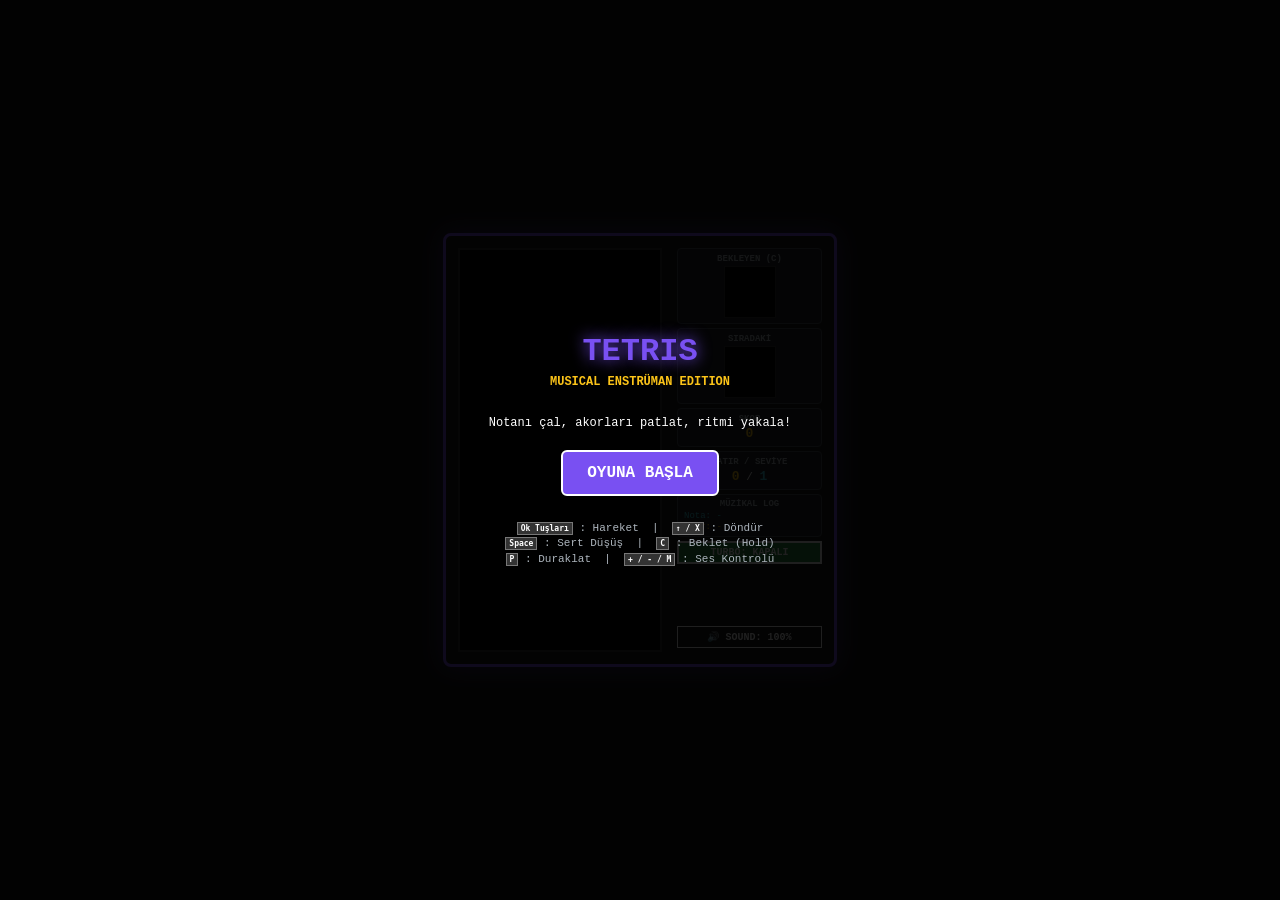
<file: tetris.html>
<!DOCTYPE html>
<html lang="tr">
<head>
    <meta charset="UTF-8">
    <meta name="viewport" content="width=device-width, initial-scale=1.0, maximum-scale=1.0, user-scalable=no">
    <title>Müzikal Tetris</title>
    <style>
        body { background: #121212; color: #fff; font-family: 'Courier New', Courier, monospace; display: flex; flex-direction: column; align-items: center; justify-content: center; height: 100vh; margin: 0; overflow: hidden; position: relative; }
        .game-container { display: flex; gap: 15px; background: #1a1a1a; padding: 12px; border: 3px solid #7950f2; border-radius: 8px; box-shadow: 0 0 25px rgba(121, 80, 242, 0.4); position: relative; transition: transform 0.3s; }
        canvas { background: #000; border: 2px solid #333; display: block; touch-action: none; }
        .side-panel { display: flex; flex-direction: column; justify-content: space-between; width: 145px; font-size: 11px; }
        .panel-box { background: #212529; border: 1px solid #495057; padding: 5px 6px; border-radius: 4px; text-align: center; margin-bottom: 4px; }
        .panel-box h3 { margin: 0 0 2px 0; font-size: 9px; color: #adb5bd; text-transform: uppercase; }
        .panel-box span { font-size: 13px; font-weight: bold; color: #fcc419; }
        .overlay { position: absolute; top: 0; left: 0; width: 100%; height: 100%; background: rgba(0,0,0,0.88); display: flex; flex-direction: column; align-items: center; justify-content: center; z-index: 20; text-align: center; }
        button.start-btn { background: #7950f2; color: white; border: 2px solid #fff; padding: 12px 24px; font-size: 16px; cursor: pointer; font-weight: bold; font-family: 'Courier New', Courier, monospace; text-transform: uppercase; width: auto; border-radius: 6px; transition: 0.2s; margin-bottom: 10px;}
        button.start-btn:hover { background: #6741d9; transform: scale(1.05); }
        button.action-btn { background: #7950f2; color: white; border: 2px solid #fff; padding: 6px 10px; font-size: 11px; cursor: pointer; font-weight: bold; font-family: 'Courier New', Courier, monospace; text-transform: uppercase; width: 100%; transition: 0.2s;}
        button.action-btn:hover { background: #6741d9; transform: scale(1.03); }
        .turbo-btn { background: #2b8a3e; margin-bottom: 4px; font-size: 10px; padding: 4px; color: white; border: 2px solid #fff; cursor: pointer; font-family: 'Courier New', Courier, monospace; font-weight: bold; width: 100%; transition: 0.2s;}
        .turbo-btn.active { background: #c92a2a; }
        #btn-mute { background: transparent; border: 1px solid #fff; color: #fff; padding: 4px; font-size: 10px; cursor: pointer; margin-top: auto; font-family: 'Courier New', Courier, monospace; font-weight: bold; width: 100%; transition: 0.2s; margin-bottom: 4px;}
        .exit-btn { background: #e03131; color: white; border: 2px solid #fff; cursor: pointer; font-family: 'Courier New', Courier, monospace; font-weight: bold; transition: 0.2s; text-align: center; border-radius: 6px; box-shadow: 0 0 10px rgba(224, 49, 49, 0.4); }
        .exit-btn:hover { background: #c92a2a; transform: scale(1.05); }
        #btn-exit-global { position: absolute; top: 15px; right: 15px; padding: 8px 12px; font-size: 12px; z-index: 50; }
        kbd { background: #333; padding: 1px 3px; color: #fff; border: 1px solid #777; font-weight: bold; font-size: 8px; }
        #combo-popup { position: absolute; top: 40%; left: 35%; transform: translate(-50%, -50%); font-size: 22px; font-weight: bold; color: #fcc419; text-shadow: 0 0 15px #fcc419; pointer-events: none; opacity: 0; transition: opacity 0.3s ease; z-index: 10; }
        
        /* MOBİL BUTON CSS AYARLARI */
        #mobile-controls { display: none; width: 100%; max-width: 480px; justify-content: space-between; padding: 15px 15px; box-sizing: border-box; margin-top: 10px; }
        .hitbox { padding: 4px; display: flex; align-items: center; justify-content: center; touch-action: none; cursor: pointer; user-select: none; width: 100%; height: 100%; box-sizing: border-box; }
        .btn-visual { background: rgba(121, 80, 242, 0.15); border: 2px solid #7950f2; border-radius: 14px; width: 100%; height: 100%; display: flex; align-items: center; justify-content: center; font-size: 28px; color: white; pointer-events: none; transition: 0.1s; box-shadow: 0 0 10px rgba(121, 80, 242, 0.2); font-family: monospace; font-weight: bold; }
        .hitbox:active .btn-visual, .hitbox.active-touch .btn-visual { background: #7950f2; border-color: #fff; box-shadow: 0 0 20px #7950f2; transform: scale(0.9); }
        .btn-red .btn-visual { border-color: #fa5252; background: rgba(250, 82, 82, 0.15); color: #fa5252; }
        .btn-red:active .btn-visual, .btn-red.active-touch .btn-visual { background: #fa5252; border-color: #fff; box-shadow: 0 0 20px #fa5252; color: #fff; }
        .btn-yellow .btn-visual { border-color: #fcc419; background: rgba(252, 196, 25, 0.15); color: #fcc419; }
        .btn-yellow:active .btn-visual, .btn-yellow.active-touch .btn-visual { background: #fcc419; border-color: #fff; box-shadow: 0 0 20px #fcc419; color: #fff; }
        
        /* OYUN ALANI ÖLÇEKLENDİRME (TAŞMAYI ÖNLEYEN NEGATİF MARGİN EKLENDİ) */
        @media (pointer: coarse) { 
            #mobile-controls { display: flex; } 
            .game-container { transform: scale(0.75); transform-origin: top center; margin-top: 5px; margin-bottom: -110px; } 
            #btn-exit-global { display: block !important; } 
            .hint-desktop { display: none; } 
        }
    </style>
</head>
<body>
    <button id="btn-exit-global" class="exit-btn" onclick="window.parent.postMessage('closeGameModal', '*')" style="display: none; position: absolute; top: 10px; right: 10px; z-index: 9999; padding: 6px 12px; font-size: 12px; background: #e03131; color: white; border: 2px solid #fff; border-radius: 6px; box-shadow: 0 0 10px rgba(224, 49, 49, 0.6); cursor: pointer;">✖ ÇIKIŞ</button>

    <div id="start-screen" class="overlay">
        <h1 style="margin:0 0 5px 0; color:#7950f2; font-size: 32px; text-shadow: 0 0 15px #7950f2;">TETRIS</h1>
        <h2 style="color: #fcc419; margin: 0 0 15px 0; font-size: 12px;">MUSICAL ENSTRÜMAN EDITION</h2>
        <p style="color: #fff; margin-bottom: 20px; font-size: 12px;">Notanı çal, akorları patlat, ritmi yakala!</p>
        <button class="start-btn" onclick="startGame()">OYUNA BAŞLA</button>
        <div class="hint-desktop" style="color: #adb5bd; font-size: 11px; margin-top: 15px; line-height: 1.4; text-align: center;"><kbd>Ok Tuşları</kbd> : Hareket &nbsp;|&nbsp; <kbd>↑ / X</kbd> : Döndür<br><kbd>Space</kbd> : Sert Düşüş &nbsp;|&nbsp; <kbd>C</kbd> : Beklet (Hold)<br><kbd>P</kbd> : Duraklat &nbsp;|&nbsp; <kbd>+ / - / M</kbd> : Ses Kontrolü</div>
    </div>

    <div id="pause-screen" class="overlay" style="display: none; background: rgba(0,0,0,0.7);"><h2 style="margin:0 0 10px 0; color: #fff; text-shadow: 0 0 10px #fff;">II PAUSE</h2><p style="color: #fcc419; font-size: 13px;">Devam etmek için ekrana dokun veya <b>P</b>'ye bas.</p></div>
    <div id="second-chance-screen" class="overlay" style="display: none; background: rgba(0,0,0,0.9);"><h2 style="margin-top:0; color: #fcc419; text-shadow: 0 0 15px #fcc419;">MAYDAY! İkinci Şans!</h2><p style="color: white; margin-bottom: 20px; font-size:12px; padding:0 20px;">Arkada çalan ve stüdyoda görünen akor hangisi?</p><div style="display: flex; gap: 10px; width: 80%; justify-content: center;"><button class="action-btn" id="btn-ans-0" style="background: #228be6; font-size:12px; width:auto;" onclick="checkAnswer(0)">Akor A</button><button class="action-btn" id="btn-ans-1" style="background: #e03131; font-size:12px; width:auto;" onclick="checkAnswer(1)">Akor B</button></div><p style="color: #adb5bd; font-size: 10px; margin-top: 15px;">Doğru bilirsen alan temizlenir!</p></div>
    <div id="resume-countdown" class="overlay" style="display: none; background: rgba(0,0,0,0.9);"><h1 id="resume-text" style="font-size: 80px; color: #40c057; margin:0; text-shadow: 0 0 20px #40c057;">3</h1><p style="color: white; margin-top: 10px;">Eller klavyeye!</p></div>
    <div id="game-over" class="overlay" style="display: none;"><h2 style="margin:0 0 10px 0; color: #fa5252; font-size: 26px; text-shadow: 0 0 15px #fa5252;">GAME OVER</h2><p style="color: white; margin-bottom: 15px; font-size: 13px;">Tekrar denemek için butona tıkla.</p><button class="start-btn" onclick="resetGame()" style="background: #40c057; border-color: #fff;">YENİDEN BAŞLA</button></div>

    <div class="game-container">
        <div id="combo-popup">TETRIS! 🎸</div>
        <canvas id="tetrisCanvas" width="200" height="400"></canvas>
        <div class="side-panel">
            <div>
                <div class="panel-box"><h3>Bekleyen (C)</h3><canvas id="holdCanvas" width="50" height="50" style="margin: 2px auto 0 auto; background:#000; border:1px solid #333; display:block;"></canvas></div>
                <div class="panel-box"><h3>Sıradaki</h3><canvas id="nextCanvas" width="50" height="50" style="margin: 2px auto 0 auto; background:#000; border:1px solid #333; display:block;"></canvas></div>
                <div class="panel-box"><h3>Skor</h3><span id="score-text">0</span></div>
                <div class="panel-box"><h3>Satır / Seviye</h3><span id="lines-text">0</span> / <span id="level-text" style="color:#3bc9db;">1</span></div>
                <div class="panel-box" style="text-align: left; padding: 4px 6px;"><h3 style="text-align: center;">Müzikal Log</h3><div id="note-display" style="font-size: 9px; color: #3bc9db; margin-bottom: 1px;">Nota: -</div><div id="chord-display" style="font-size: 9px; color: #fcc419;">Akor: -</div></div>
                <button id="btn-turbo" class="turbo-btn" onclick="toggleTurbo()">TURBO: KAPALI</button>
            </div>
            <div><button id="btn-mute" onclick="toggleMute()">🔊 SOUND: 100%</button></div>
        </div>
    </div>

    <div id="mobile-controls">
        <div style="display: grid; grid-template-columns: 55px 55px; grid-template-rows: 55px 55px; gap: 8px;">
            <div style="grid-column: 1; grid-row: 1;" class="hitbox" id="btn-m-hold"><div class="btn-visual" style="font-size:12px;">HOLD</div></div>
            <div style="grid-column: 2; grid-row: 1;" class="hitbox btn-yellow" id="btn-m-pause"><div class="btn-visual" style="font-size:20px;">⏸</div></div>
            <div style="grid-column: 1 / span 2; grid-row: 2;" class="hitbox btn-red" id="btn-m-harddrop"><div class="btn-visual" style="font-size: 14px;">SERT DÜŞÜŞ</div></div>
        </div>
        
        <div style="display: grid; grid-template-columns: 55px 55px 55px; grid-template-rows: 55px 55px; gap: 8px;">
            <div style="grid-column: 2; grid-row: 1;" class="hitbox" id="btn-m-rotate"><div class="btn-visual" style="font-size:20px;">🔄</div></div>
            <div style="grid-column: 1; grid-row: 2;" class="hitbox" id="btn-m-left"><div class="btn-visual" style="font-size:24px;">⬅️</div></div>
            <div style="grid-column: 2; grid-row: 2;" class="hitbox" id="btn-m-down"><div class="btn-visual" style="font-size:24px;">⬇️</div></div>
            <div style="grid-column: 3; grid-row: 2;" class="hitbox" id="btn-m-right"><div class="btn-visual" style="font-size:24px;">➡️</div></div>
        </div>
    </div>

    <script>
        const canvas = document.getElementById('tetrisCanvas'); const ctx = canvas.getContext('2d'); const nextCanvas = document.getElementById('nextCanvas'); const nextCtx = nextCanvas.getContext('2d'); const holdCanvas = document.getElementById('holdCanvas'); const holdCtx = holdCanvas.getContext('2d');
        const BLOCK_SIZE = 20; const COLS = 10; const ROWS = 20;
        let board = Array.from({ length: ROWS }, () => Array(COLS).fill(0)); let score = 0, lines = 0, level = 1; let isPlaying = false, isPaused = false; let dropCounter = 0; let turboMode = false; let lastTime = 0;
        let clearingRows = []; let clearAnimationTimer = 0; let shakeTimer = 0; let secondChanceUsed = false; let correctAnsIndex = 0;

        const SHAPES = [ null, [[0, 0, 0, 0], [1, 1, 1, 1], [0, 0, 0, 0], [0, 0, 0, 0]], [[2, 0, 0], [2, 2, 2], [0, 0, 0]], [[0, 0, 3], [3, 3, 3], [0, 0, 0]], [[4, 4], [4, 4]], [[0, 5, 5], [5, 5, 0], [0, 0, 0]], [[0, 6, 0], [6, 6, 6], [0, 0, 0]], [[7, 7, 0], [0, 7, 7], [0, 0, 0]] ];
        const COLORS = [null, '#3bc9db', '#228be6', '#fd7e14', '#fcc419', '#40c057', '#7950f2', '#fa5252'];
        let player = { pos: { x: 0, y: 0 }, matrix: null, shapeId: 0 }; let nextMatrix = null, nextShapeId = 0; let holdMatrix = null, holdShapeId = 0, canHold = true;

        const AudioContext = window.AudioContext || window.webkitAudioContext; let actx, musicGain, sfxGain; let masterVol = 1.0; let isMuted = false; let bgmTimeout;
        const columnNotesData = [{name: "Do (C)", freq: 261.63}, {name: "Re (D)", freq: 293.66}, {name: "Mi (E)", freq: 329.63}, {name: "Fa (F)", freq: 349.23}, {name: "Sol (G)", freq: 392.00},{name: "La (A)", freq: 440.00}, {name: "Si (B)", freq: 493.88}, {name: "İnce Do", freq: 523.25}, {name: "İnce Re", freq: 587.33},{name: "İnce Mi", freq: 659.25}];
        const chordsList = [{ name: "Am (La Minör)", freqs: [220.00, 261.63, 329.63] }, { name: "C (Do Majör)", freqs: [261.63, 329.63, 392.00] }, { name: "G (Sol Majör)", freqs: [196.00, 246.94, 293.66] }, { name: "F (Fa Majör)", freqs: [174.61, 220.00, 261.63] }, { name: "Em (Mi Minör)", freqs: [164.81, 196.00, 246.94] }, { name: "TETRIS ARPEJİ 🎸", freqs: [261.63, 329.63, 392.00, 523.25, 659.25] }];
        const themeA = [{f: 659.25, d: 300}, {f: 493.88, d: 150}, {f: 523.25, d: 150}, {f: 587.33, d: 300}, {f: 523.25, d: 150}, {f: 493.88, d: 150}, {f: 440.00, d: 300}, {f: 440.00, d: 150}, {f: 523.25, d: 150}, {f: 659.25, d: 300}, {f: 587.33, d: 150}, {f: 523.25, d: 150}, {f: 493.88, d: 300}, {f: 523.25, d: 150}, {f: 587.33, d: 300}, {f: 659.25, d: 300}, {f: 523.25, d: 300}, {f: 440.00, d: 300}, {f: 440.00, d: 300}];
        const themeB = [{f: 587.33, d: 300}, {f: 523.25, d: 150}, {f: 493.88, d: 150}, {f: 440.00, d: 300}, {f: 493.88, d: 150}, {f: 523.25, d: 150}, {f: 587.33, d: 300}, {f: 659.25, d: 300}, {f: 523.25, d: 300}, {f: 440.00, d: 300}, {f: 440.00, d: 300}];
        let currentTheme = themeA; let songIndex = 0;

        function initAudio() { if(actx) return; actx = new AudioContext(); musicGain = actx.createGain(); sfxGain = actx.createGain(); musicGain.connect(actx.destination); sfxGain.connect(actx.destination); applyVolume(); }
        function applyVolume() { if(musicGain && sfxGain) { musicGain.gain.value = isMuted ? 0 : 0.08 * masterVol; sfxGain.gain.value = isMuted ? 0 : 0.35 * masterVol; } }
        function toggleMute() { if (!actx) initAudio(); if (masterVol >= 0.1) masterVol -= masterVol; else masterVol = 1.0; isMuted = (masterVol === 0); applyVolume(); document.getElementById('btn-mute').innerText = isMuted ? "🔇 SOUND: OFF" : `🔊 SOUND: ${Math.round(masterVol * 100)}%`; if(!isMuted && isPlaying && !isPaused) { clearTimeout(bgmTimeout); playBGMNote(); } }
        function toggleTurbo() { turboMode = !turboMode; let btn = document.getElementById('btn-turbo'); btn.innerText = turboMode ? "TURBO: AÇIK" : "TURBO: KAPALI"; btn.classList.toggle('active', turboMode); }
        function togglePause() { if (!isPlaying) return; isPaused = !isPaused; document.getElementById('pause-screen').style.display = isPaused ? 'flex' : 'none'; if (!isPaused) { lastTime = performance.now(); requestAnimationFrame(update); clearTimeout(bgmTimeout); playBGMNote(); } }

        function playBGMNote() {
            if (isMuted || !actx || !isPlaying || isPaused) return;
            let note = currentTheme[songIndex]; const osc = actx.createOscillator(); const gain = actx.createGain(); osc.type = 'square'; osc.frequency.value = note.f; osc.connect(gain); gain.connect(musicGain);
            gain.gain.setValueAtTime(musicGain.gain.value, actx.currentTime); gain.gain.exponentialRampToValueAtTime(0.005, actx.currentTime + (note.d / 1000) * 0.8);
            osc.start(); osc.stop(actx.currentTime + (note.d / 1000));
            osc.onended = () => { try{ osc.disconnect(); gain.disconnect(); } catch(e){} };
            songIndex++; if (songIndex >= currentTheme.length) { songIndex = 0; currentTheme = currentTheme === themeA ? themeB : themeA; }
            bgmTimeout = setTimeout(playBGMNote, note.d);
        }

        function playColumnNote(col) { let idx = Math.max(0, Math.min(9, col)); let noteData = columnNotesData[idx]; document.getElementById('note-display').innerText = `Nota: ${noteData.name}`; const osc = actx.createOscillator(); const gain = actx.createGain(); osc.type = 'triangle'; osc.frequency.value = noteData.freq; osc.connect(gain); gain.connect(sfxGain); gain.gain.setValueAtTime(sfxGain.gain.value, actx.currentTime); gain.gain.exponentialRampToValueAtTime(0.01, actx.currentTime + 0.15); osc.start(); osc.stop(actx.currentTime + 0.15); osc.onended = () => { try{ osc.disconnect(); gain.disconnect(); } catch(e){} }; }
        function playChord(linesCount) { if (isMuted || !actx) return; let chordObj = linesCount >= 4 ? chordsList[5] : chordsList[Math.floor(Math.random() * 5)]; document.getElementById('chord-display').innerText = `Akor: ${chordObj.name}`; chordObj.freqs.forEach((freq, idx) => { setTimeout(() => { const osc = actx.createOscillator(); const gain = actx.createGain(); osc.type = 'sawtooth'; osc.frequency.value = freq; osc.connect(gain); gain.connect(sfxGain); gain.gain.setValueAtTime(sfxGain.gain.value, actx.currentTime); gain.gain.exponentialRampToValueAtTime(0.01, actx.currentTime + 0.5); osc.start(); osc.stop(actx.currentTime + 0.5); osc.onended = () => { try{ osc.disconnect(); gain.disconnect(); } catch(e){} }; }, idx * 70); }); }
        function playImpactSound() { if (isMuted || !actx) return; const osc = actx.createOscillator(); const gain = actx.createGain(); osc.type = 'square'; osc.frequency.setValueAtTime(100, actx.currentTime); osc.frequency.exponentialRampToValueAtTime(10, actx.currentTime + 0.1); osc.connect(gain); gain.connect(sfxGain); gain.gain.setValueAtTime(sfxGain.gain.value * 1.5, actx.currentTime); gain.gain.exponentialRampToValueAtTime(0.01, actx.currentTime + 0.1); osc.start(); osc.stop(actx.currentTime + 0.1); osc.onended = () => { try{ osc.disconnect(); gain.disconnect(); } catch(e){} }; }
        function createPiece(type) { return SHAPES[type]; }

        function playerReset() {
            if (nextMatrix === null) { let r1 = Math.floor(Math.random() * 7) + 1; player.shapeId = r1; player.matrix = createPiece(r1); } else { player.shapeId = nextShapeId; player.matrix = nextMatrix; }
            let r2 = Math.floor(Math.random() * 7) + 1; nextShapeId = r2; nextMatrix = createPiece(r2);
            player.pos.y = 0; player.pos.x = Math.floor(COLS / 2) - Math.floor(player.matrix[0].length / 2); canHold = true; 
            if (checkCollision(board, player)) {
                if (!secondChanceUsed) { secondChanceUsed = true; triggerSecondChance(); } else { isPlaying = false; clearTimeout(bgmTimeout); document.getElementById('game-over').style.display = 'flex'; }
            }
        }

        function playerHold() {
            if (!canHold) return; 
            if (holdMatrix === null) {
                holdMatrix = player.matrix; holdShapeId = player.shapeId; playerReset();
            } else {
                let tempM = player.matrix; let tempI = player.shapeId;
                player.matrix = holdMatrix; player.shapeId = holdShapeId; holdMatrix = tempM; holdShapeId = tempI;
                player.pos.y = 0; player.pos.x = Math.floor(COLS / 2) - Math.floor(player.matrix[0].length / 2);
                
                if (checkCollision(board, player)) {
                    if (!secondChanceUsed) { secondChanceUsed = true; triggerSecondChance(); }
                    else { isPlaying = false; clearTimeout(bgmTimeout); document.getElementById('game-over').style.display = 'flex'; }
                }
            }
            canHold = false; draw();
        }

        function triggerSecondChance() { isPlaying = false; clearTimeout(bgmTimeout); document.getElementById('second-chance-screen').style.display = 'flex'; window.parent.postMessage('askChordQuestion', '*'); }
        window.addEventListener('message', (e) => { if (e.data && e.data.type === 'chordQuestionData') { document.getElementById('btn-ans-0').innerText = e.data.options[0]; document.getElementById('btn-ans-1').innerText = e.data.options[1]; correctAnsIndex = e.data.correctIndex; } });
        function checkAnswer(selectedIndex) {
            document.getElementById('second-chance-screen').style.display = 'none';
            if (selectedIndex === correctAnsIndex) {
                const resumeScreen = document.getElementById('resume-countdown'); const resumeText = document.getElementById('resume-text'); resumeScreen.style.display = 'flex'; let count = 3; resumeText.innerText = count;
                let countInt = setInterval(() => {
                    count--; if(count > 0) { resumeText.innerText = count; } else {
                        clearInterval(countInt); resumeScreen.style.display = 'none'; window.parent.postMessage('exitFocusMode', '*');
                        board.splice(0, 10); board.unshift(...Array.from({ length: 10 }, () => Array(COLS).fill(0))); player.pos.y = 0;
                        isPlaying = true; playBGMNote(); lastTime = performance.now(); requestAnimationFrame(update);
                    }
                }, 1000);
            } else { window.parent.postMessage('exitFocusMode', '*'); isPlaying = false; document.getElementById('game-over').style.display = 'flex'; }
        }

        function checkCollision(b, p) { const m = p.matrix, o = p.pos; for (let r = 0; r < m.length; r++) { for (let c = 0; c < m[r].length; c++) { if (m[r][c] !== 0) { let tx = o.x + c, ty = o.y + r; if (tx < 0 || tx >= COLS || ty >= ROWS) return true; if (ty >= 0 && b[ty][tx] !== 0) return true; } } } return false; }
        function mergeBoard(b, p) { p.matrix.forEach((row, r) => { row.forEach((value, c) => { if (value !== 0 && p.pos.y + r >= 0) { b[p.pos.y + r][p.pos.x + c] = p.shapeId; playColumnNote(p.pos.x + c); } }); }); }
        function rotateMatrix(matrix) { return matrix.map((row, i) => matrix.map(val => val[i])).reverse(); }
        function playerRotate() { let oldX = player.pos.x, offset = 1; player.matrix = rotateMatrix(player.matrix); while (checkCollision(board, player)) { player.pos.x += offset; offset = -(offset + (offset > 0 ? 1 : -1)); if (offset > player.matrix[0].length) { player.matrix = rotateMatrix(player.matrix); player.matrix = rotateMatrix(player.matrix); player.matrix = rotateMatrix(player.matrix); player.pos.x = oldX; return; } } playColumnNote(player.pos.x); }
        function playerMove(dir) { player.pos.x += dir; if (checkCollision(board, player)) { player.pos.x -= dir; } else { playColumnNote(player.pos.x); } }
        function playerDrop() { player.pos.y++; if (checkCollision(board, player)) { player.pos.y--; mergeBoard(board, player); playerReset(); checkLines(); } dropCounter = 0; }
        function playerHardDrop() { while (!checkCollision(board, player)) { player.pos.y++; } player.pos.y--; mergeBoard(board, player); playImpactSound(); shakeTimer = 8; playerReset(); checkLines(); dropCounter = 0; }
        function checkLines() { clearingRows = []; outer: for (let r = ROWS - 1; r >= 0; r--) { for (let c = 0; c < COLS; c++) { if (board[r][c] === 0) continue outer; } clearingRows.push(r); } if (clearingRows.length > 0) { clearAnimationTimer = 15; playChord(clearingRows.length); if(clearingRows.length >= 4) { let popup = document.getElementById('combo-popup'); popup.style.opacity = '1'; setTimeout(() => { popup.style.opacity = '0'; }, 1000); } } else { finalizeLines(); } }
        function finalizeLines() { let rowCount = clearingRows.length; clearingRows.forEach(r => { board.splice(r, 1); board.unshift(Array(COLS).fill(0)); }); if (rowCount > 0) { lines += rowCount; score += rowCount * 100 * level; level = Math.floor(lines / 10) + 1; document.getElementById('score-text').innerText = score; document.getElementById('lines-text').innerText = lines; document.getElementById('level-text').innerText = level; } clearingRows = []; }

        function drawBlock(context, x, y, colorId, size = BLOCK_SIZE, isFlashing = false, isGhost = false) {
            if (isGhost) { context.shadowBlur = 0; context.fillStyle = 'rgba(255,255,255,0.05)'; context.fillRect(x * size, y * size, size, size); context.strokeStyle = `rgba(255, 255, 255, 0.5)`; context.lineWidth = 1.5; context.strokeRect(x * size + 1, y * size + 1, size - 2, size - 2);
            } else { context.shadowBlur = isFlashing ? 20 : 8; context.shadowColor = isFlashing ? '#ffffff' : COLORS[colorId]; context.fillStyle = isFlashing ? '#fff' : COLORS[colorId]; context.fillRect(x * size, y * size, size, size); context.strokeStyle = isFlashing ? '#fcc419' : '#000'; context.lineWidth = 1; context.strokeRect(x * size, y * size, size, size); context.shadowBlur = 0; context.fillStyle = isFlashing ? 'rgba(255,255,255,0.8)' : 'rgba(255,255,255,0.25)'; context.fillRect(x * size + 2, y * size + 2, size - 4, 3); }
        }

        function getGhostY() { let ghostY = player.pos.y; while (!checkCollision(board, { matrix: player.matrix, pos: { x: player.pos.x, y: ghostY + 1 } })) { ghostY++; } return ghostY; }
        
        function draw() {
            ctx.fillStyle = '#000'; ctx.fillRect(0, 0, canvas.width, canvas.height); ctx.save(); if (shakeTimer > 0) { ctx.translate(Math.random() * 4 - 2, Math.random() * 4 - 2); }
            board.forEach((row, r) => { row.forEach((value, c) => { if (value !== 0) { let isFlash = clearingRows.includes(r) && Math.floor(clearAnimationTimer / 3) % 2 === 0; drawBlock(ctx, c, r, value, BLOCK_SIZE, isFlash); } }); });
            if (player.matrix && clearingRows.length === 0) {
                let ghostY = getGhostY(); player.matrix.forEach((row, r) => { row.forEach((value, c) => { if (value !== 0) drawBlock(ctx, player.pos.x + c, ghostY + r, player.shapeId, BLOCK_SIZE, false, true); }); });
                player.matrix.forEach((row, r) => { row.forEach((value, c) => { if (value !== 0) drawBlock(ctx, player.pos.x + c, player.pos.y + r, player.shapeId); }); });
            } ctx.restore(); 
            nextCtx.fillStyle = '#000'; nextCtx.fillRect(0, 0, nextCanvas.width, nextCanvas.height);
            if (nextMatrix) { let ox = (5 - nextMatrix[0].length) / 2, oy = (5 - nextMatrix.length) / 2; nextMatrix.forEach((row, r) => { row.forEach((value, c) => { if (value !== 0) drawBlock(nextCtx, c + ox, r + oy, nextShapeId, 10); }); }); }
            holdCtx.fillStyle = '#000'; holdCtx.fillRect(0, 0, holdCanvas.width, holdCanvas.height);
            if (holdMatrix) { let ox = (5 - holdMatrix[0].length) / 2, oy = (5 - holdMatrix.length) / 2; holdMatrix.forEach((row, r) => { let cId = canHold ? holdShapeId : 1; row.forEach((value, c) => { if (value !== 0) { holdCtx.shadowBlur = canHold ? 8 : 0; holdCtx.shadowColor = COLORS[cId]; holdCtx.fillStyle = canHold ? COLORS[cId] : '#495057'; holdCtx.fillRect((c + ox) * 10, (r + oy) * 10, 10, 10); holdCtx.strokeStyle = '#000'; holdCtx.strokeRect((c + ox) * 10, (r + oy) * 10, 10, 10); } }); }); }
        }

        function update(time = 0) {
            if (!isPlaying || isPaused) return; 
            let deltaTime = time - lastTime; 
            lastTime = time;
            if (deltaTime > 250) deltaTime = 250; 
            if (shakeTimer > 0) shakeTimer--;
            if (clearAnimationTimer > 0) { clearAnimationTimer--; if (clearAnimationTimer === 0) finalizeLines(); draw(); requestAnimationFrame(update); return; }
            dropCounter += deltaTime; let normalInterval = Math.max(100, 650 - (level - 1) * 60); let turboInterval = Math.max(40, 120 - (level - 1) * 10); let currentInterval = turboMode ? turboInterval : normalInterval;
            if (dropCounter > currentInterval) { playerDrop(); } draw(); requestAnimationFrame(update);
        }

        function startGame() { initAudio(); if(actx.state === 'suspended') actx.resume(); document.getElementById('start-screen').style.display = 'none'; resetGame(); }
        function resetGame() {
            board = Array.from({ length: ROWS }, () => Array(COLS).fill(0)); score = 0; lines = 0; level = 1; clearingRows = []; holdMatrix = null; canHold = true; secondChanceUsed = false;
            document.getElementById('score-text').innerText = score; document.getElementById('lines-text').innerText = lines; document.getElementById('level-text').innerText = level;
            nextMatrix = null; playerReset(); document.getElementById('game-over').style.display = 'none'; isPaused = false; isPlaying = true;
            clearTimeout(bgmTimeout); songIndex = 0; playBGMNote(); lastTime = performance.now(); requestAnimationFrame(update);
        }

        let keyState = {}; let keyRepeatTimer = null; let currentKey = null;
        document.addEventListener('keyup', event => { if (keyState[event.code]) { keyState[event.code] = false; if (currentKey === event.code) { clearTimeout(keyRepeatTimer); currentKey = null; } } });
        document.addEventListener('keydown', event => {
            if ([32, 37, 38, 39, 40].includes(event.keyCode)) event.preventDefault(); if (event.repeat) return; 
            if (event.key === 'Escape' || event.code === 'Escape') { window.parent.postMessage('closeGameModal', '*'); return; }
            if (event.code === 'Enter') { event.preventDefault(); const startScreen = document.getElementById('start-screen'); const gameOverScreen = document.getElementById('game-over'); if (startScreen && startScreen.style.display !== 'none') { startGame(); } else if (!isPlaying && gameOverScreen && gameOverScreen.style.display !== 'none') { resetGame(); } return; }
            if (event.code === 'KeyP' || event.key === 'p' || event.key === 'P') { togglePause(); return; }
            if (!isPlaying || isPaused || clearAnimationTimer > 0) return;
            if (['ArrowLeft', 'ArrowRight', 'ArrowDown'].includes(event.code)) {
                if (!keyState[event.code]) {
                    keyState[event.code] = true; currentKey = event.code; clearTimeout(keyRepeatTimer);
                    if (currentKey === 'ArrowLeft') playerMove(-1); if (currentKey === 'ArrowRight') playerMove(1); if (currentKey === 'ArrowDown') { playerDrop(); score += 1; document.getElementById('score-text').innerText = score; } draw();
                    keyRepeatTimer = setTimeout(function repeat() { if (keyState[currentKey]) { if (currentKey === 'ArrowLeft') playerMove(-1); if (currentKey === 'ArrowRight') playerMove(1); if (currentKey === 'ArrowDown') { playerDrop(); score += 1; document.getElementById('score-text').innerText = score; } draw(); keyRepeatTimer = setTimeout(repeat, 40); } }, 150); 
                }
            } else if (event.code === 'ArrowUp' || event.code === 'KeyX') { playerRotate(); draw(); } else if (event.code === 'Space') { playerHardDrop(); draw(); } else if (event.code === 'KeyC' || event.key === 'c' || event.key === 'C') { playerHold(); draw(); }
        });
        
        document.getElementById('pause-screen').addEventListener('click', function() { togglePause(); });
        function bindHoldButton(elementId, actionFn) {
            const el = document.getElementById(elementId); if (!el) return; let timer = null; let isHolding = false;
            const startAction = (e) => { if (e.cancelable) e.preventDefault(); if (isHolding || !isPlaying || isPaused || clearAnimationTimer > 0) return; el.classList.add('active-touch'); isHolding = true; actionFn(); draw(); timer = setTimeout(function repeat() { if (isHolding) { actionFn(); draw(); timer = setTimeout(repeat, 40); } }, 150); };
            const endAction = (e) => { if (e.cancelable) e.preventDefault(); isHolding = false; el.classList.remove('active-touch'); if (timer) clearTimeout(timer); };
            el.addEventListener('touchstart', startAction, { passive: false }); el.addEventListener('touchend', endAction); el.addEventListener('touchcancel', endAction);
        }
        function bindTapButton(elementId, actionFn, checkPause = true) {
            const el = document.getElementById(elementId); if (!el) return;
            const trigger = (e) => { if (e.cancelable) e.preventDefault(); if (checkPause && (!isPlaying || isPaused || clearAnimationTimer > 0)) return; el.classList.add('active-touch'); actionFn(); draw(); setTimeout(() => el.classList.remove('active-touch'), 100); };
            el.addEventListener('touchstart', trigger, { passive: false });
        }
        bindHoldButton('btn-m-left', () => playerMove(-1)); bindHoldButton('btn-m-right', () => playerMove(1)); bindHoldButton('btn-m-down', () => { playerDrop(); score += 1; document.getElementById('score-text').innerText = score; });
        bindTapButton('btn-m-rotate', () => playerRotate(), true); bindTapButton('btn-m-harddrop', () => playerHardDrop(), true); bindTapButton('btn-m-hold', () => playerHold(), true); bindTapButton('btn-m-pause', () => togglePause(), false);
        draw();
    </script>
</body>
</html>
</file>
<file: style.css>
:root {
    --primary: #228be6;
    --primary-hover: #1c7ed6;
    --danger: #fa5252;
    --success: #40c057;
    --warning: #f59f00;
    --bg-color: #f8f9fa;
    --surface: rgba(255, 255, 255, 0.92); 
    --border: #ced4da;
    --text: #212529;
    --text-muted: #495057;
    --fretboard-bg: linear-gradient(180deg, #3d2612 0%, #221408 50%, #3d2612 100%);
    --fret-color: #d4af37; 
    --metro-bg: #e7f5ff;
}

body.dark-mode {
    --primary: #339af0;
    --primary-hover: #4dabf7;
    --surface: rgba(33, 37, 41, 0.92);
    --border: #495057;
    --text: #f8f9fa;
    --text-muted: #adb5bd;
    --fretboard-bg: linear-gradient(180deg, #2b180a 0%, #170d05 50%, #2b180a 100%);
    --fret-color: #d4af37;
    --metro-bg: #18314f;
    --bg-color: #121212; 
}

/* AHŞAP TEMA GEÇİŞLERİ (Gündüz modu ile çakışmaması için CSS'e alındı) */
body.theme-maple {
    --fretboard-bg: linear-gradient(180deg, #e8c382 0%, #d4b06a 50%, #e8c382 100%);
}
body.theme-ebony {
    --fretboard-bg: linear-gradient(180deg, #2b2b2b 0%, #1a1a1a 50%, #2b2b2b 100%);
}

body {
    font-family: 'Segoe UI', Tahoma, Geneva, Verdana, sans-serif;
    margin: 0; color: var(--text); padding: 20px;
    min-height: 100vh; display: flex; justify-content: center; align-items: center;
    background-color: var(--bg-color); 
    background-image: url('./bg-click.jpg');
    background-size: cover; background-position: center; background-attachment: fixed;
    transition: background-image 0.6s ease-in-out, background-color 0.3s;
}

.app-container {
    background: var(--surface); backdrop-filter: blur(10px); -webkit-backdrop-filter: blur(10px);
    padding: 30px 40px; border-radius: 12px; box-shadow: 0 8px 32px rgba(0,0,0,0.5);
    max-width: 900px; width: 100%; transition: all 0.3s ease, box-shadow 0.2s ease-out;
    position: relative;
}

.header-top-row { display: flex; justify-content: space-between; align-items: center; margin-bottom: 15px; flex-wrap: wrap; gap: 10px; }
.app-header-brand {
    font-size: 22px; font-weight: 800; color: var(--primary);
    display: flex; align-items: center; gap: 8px;
    text-transform: uppercase; letter-spacing: 1px; margin: 0;
}

.footer-brand {
    text-align: center; margin-top: 15px; padding-top: 15px;
    font-size: 11px; font-weight: 600; color: var(--text-muted);
    opacity: 0.6; border-top: 1px solid var(--border);
    letter-spacing: 2px;
}

.top-bar { display: flex; justify-content: space-between; align-items: center; margin-bottom: 20px; flex-wrap: wrap; gap: 15px; }
.chord-title-wrapper { display: flex; flex-direction: column; gap: 4px; }
.chord-title { font-size: 26px; font-weight: bold; margin: 0; color: var(--text); }
.chord-known-name { font-size: 14px; font-weight: 600; color: var(--primary); background: rgba(34, 139, 230, 0.12); padding: 2px 8px; border-radius: 4px; display: inline-block; width: fit-content;}
.variation-text { font-size: 13px; color: var(--text-muted); margin-top: 2px; display: block; font-weight: bold; }

.toggles { display: flex; gap: 15px; align-items: center; flex-wrap: wrap; }
.switch-container { display: flex; align-items: center; gap: 8px; font-size: 13px; font-weight: bold; color: var(--text-muted); cursor: pointer; }
.switch { position: relative; width: 36px; height: 20px; background-color: var(--border); border-radius: 10px; transition: 0.3s; }
.switch::after { content: ''; position: absolute; top: 2px; left: 2px; width: 16px; height: 16px; background-color: white; border-radius: 50%; transition: 0.3s; }
input[type="checkbox"] { display: none; }
input[type="checkbox"]:checked + .switch { background-color: var(--primary); }
input[type="checkbox"]:checked + .switch::after { transform: translateX(16px); }

#btn-install-app { font-size:12px; font-weight:bold; color:var(--success); background:rgba(64, 192, 87, 0.1); padding:6px 10px; border-radius:6px; border: 1px solid rgba(64, 192, 87, 0.3); cursor:pointer; transition:0.2s; display:none; }
#btn-install-app:hover { background:rgba(64, 192, 87, 0.2); }

.diagram-wrapper { display: flex; flex-direction: column; align-items: center; width: 100%; overflow-x: auto; padding-top:10px; scroll-margin-top: 20px;}
.fretboard { 
    position: relative; width: 380px; height: 190px; 
    border: 3px solid #1a0f05; border-left: 12px solid #e0c285; border-right: none; 
    background: var(--fretboard-bg); 
    box-shadow: inset 0 0 25px rgba(0,0,0,0.85), 0 6px 16px rgba(0,0,0,0.4);
    border-radius: 4px;
    transition: background 0.4s ease; 
    touch-action: pan-x; /* Mobil cihazlarda klavye kaydırma optimizasyonu */
}
.fretboard.barre-mode { border-left: 3px solid #d4af37; }
.fretboard.lefty { border-left: none; border-right: 12px solid #e0c285; }
.fretboard.lefty.barre-mode { border-right: 3px solid #d4af37; }
.fret-line { position: absolute; top: 0; bottom: 0; width: 3px; background: linear-gradient(90deg, #b8860b, #ffd700, #b8860b); box-shadow: 1px 0 3px rgba(0,0,0,0.5); }
.string-line { position: absolute; left: 0; right: 0; height: 2px; background: linear-gradient(90deg, #e0e0e0, #ffffff, #aaaaaa); box-shadow: 0 1px 2px rgba(0,0,0,0.6); }

.fret-inlay { position: absolute; width: 12px; height: 12px; background: rgba(255, 255, 255, 0.35); border-radius: 50%; transform: translate(-50%, -50%); pointer-events: none; box-shadow: 0 0 5px rgba(255,255,255,0.6); }

.dot { position: absolute; width: 28px; height: 28px; background-color: var(--primary); color: #fff; border-radius: 50%; display: flex; justify-content: center; align-items: center; font-size: 14px; font-weight: bold; transform: translate(-50%, -50%); z-index: 10; box-shadow: 0 2px 6px rgba(0,0,0,0.4); }
.dot.scale-root { background-color: #f59f00; z-index: 11; box-shadow: 0 0 10px rgba(245, 159, 0, 0.8);}

.dot.playing { transform: translate(-50%, -50%) scale(1.4); box-shadow: 0 0 15px 5px var(--warning); background-color: var(--warning); transition: all 0.1s ease-out; }
.string-status.playing { transform: translateY(-50%) scale(1.6); color: var(--warning); text-shadow: 0 0 15px var(--warning); transition: all 0.1s ease-out; }

@keyframes vibrateString {
    0% { transform: translateY(0); }
    25% { transform: translateY(-2px); }
    50% { transform: translateY(2px); }
    75% { transform: translateY(-1px); }
    100% { transform: translateY(0); }
}
.string-line.vibrating { animation: vibrateString 0.1s linear infinite; box-shadow: 0 0 6px var(--warning); background-color: var(--warning); z-index: 8; }

@keyframes bendAnimation {
    0% { transform: translate(-50%, -50%); }
    50% { transform: translate(-50%, -130%); background-color: #e03131; box-shadow: 0 0 15px #e03131; }
    100% { transform: translate(-50%, -50%); }
}
.anim-bend { animation: bendAnimation 0.8s ease-in-out; }

@keyframes vibratoAnimation {
    0% { transform: translate(-50%, -50%); }
    20% { transform: translate(-50%, -65%); }
    40% { transform: translate(-50%, -35%); }
    60% { transform: translate(-50%, -65%); }
    80% { transform: translate(-50%, -35%); }
    100% { transform: translate(-50%, -50%); }
}
.anim-vibrato { animation: vibratoAnimation 0.6s linear; background-color: #fcc419 !important; box-shadow: 0 0 15px #fcc419 !important;}

@keyframes pinchAnimation {
    0% { transform: translate(-50%, -50%) scale(1); box-shadow: 0 0 0px #fff; background-color: var(--primary); }
    50% { transform: translate(-50%, -50%) scale(1.8); box-shadow: 0 0 25px 8px #fff; background-color: #fff; color:#000; }
    100% { transform: translate(-50%, -50%) scale(1); box-shadow: 0 0 0px #fff; background-color: var(--primary); }
}
.anim-pinch { animation: pinchAnimation 0.5s ease-out; }

.barre-line { position: absolute; width: 22px; background-color: var(--primary); opacity: 0.85; border-radius: 11px; transform: translateX(-50%); z-index: 5; }
.capo-line { position: absolute; width: 14px; background: linear-gradient(90deg, #adb5bd, #f8f9fa, #868e96); border-radius: 4px; transform: translateX(-50%); z-index: 6; border: 1px solid #495057; box-shadow: 2px 0 5px rgba(0,0,0,0.5); }

.string-tuning-label { position: absolute; left: -24px; font-size: 11px; font-weight: 800; color: #d4af37; transform: translateY(-50%); text-shadow: 0 1px 2px rgba(0,0,0,0.8); }
.fretboard.lefty .string-tuning-label { left: auto; right: -24px; }

.string-status { position: absolute; right: -32px; font-size: 16px; font-weight: bold; color: var(--fret-color); transform: translateY(-50%); }
.fretboard.lefty .string-status { right: auto; left: -32px; }
.fret-numbers { display: flex; width: 380px; margin-top: 10px; padding-left: 8px; box-sizing: border-box; margin-bottom:15px; }
.fret-numbers.lefty { flex-direction: row-reverse; padding-left: 0; padding-right: 8px; }
.fret-number { flex: 1; text-align: center; font-size: 13px; font-weight: 700; color: var(--text-muted); }

.panel-wrapper { margin-bottom: 20px; border-radius: 8px; background: rgba(0,0,0,0.03); border: 1px solid var(--border); transition: opacity 0.2s, height 0.3s ease; position: relative; overflow: hidden; }
.panel-wrapper.dragging { opacity: 0.4; }
.drag-handle { background: rgba(34, 139, 230, 0.1); color: var(--primary); padding: 10px 15px; font-size: 11px; font-weight: bold; cursor: pointer; border-radius: 8px 8px 0 0; display: flex; justify-content: space-between; align-items: center; text-transform: uppercase; letter-spacing: 1px; user-select: none; border-bottom: 1px solid var(--border); transition: background 0.2s;}
.drag-handle:hover { background: rgba(34, 139, 230, 0.15); }
.drag-handle .handle-title { display: flex; align-items: center; gap: 8px; flex: 1;}
.drag-handle .toggle-icon { font-size: 14px; transition: transform 0.3s ease; }

.panel-wrapper.collapsed .panel-inner { display: none; }
.panel-wrapper.collapsed .drag-handle { border-bottom: none; border-radius: 8px; }
.panel-wrapper.collapsed .drag-handle .toggle-icon { transform: rotate(-90deg); }

.panel-inner { padding: 15px 20px; }

.controls-panel, .scale-assistant, .progression-container, .tools-panel, .studio-panel { padding:0; background:transparent; border:none; margin-bottom:0; }

.row { display: flex; justify-content: space-between; align-items: center; flex-wrap: wrap; gap: 15px; }
.group { display: flex; gap: 8px; align-items: center; flex-wrap: wrap; }
.group-col { display: flex; flex-direction: column; gap: 5px; }
.group-col label { font-size: 11px; font-weight: bold; text-transform: uppercase; color: var(--text-muted); }

.scale-assistant-row { display: flex; justify-content: space-between; align-items: center; flex-wrap: wrap; gap: 10px; font-weight: 600; }
.scale-details { font-size: 13px; color: var(--text); font-weight: normal; border-top: 1px solid rgba(0,0,0,0.1); padding-top: 8px; margin-top: 10px; line-height: 1.5; }
body.dark-mode .scale-details { border-top-color: rgba(255,255,255,0.1); }
.scale-btn { background: var(--primary); color: white; border: none; padding: 6px 12px; font-size: 12px; border-radius: 6px; cursor: pointer; font-weight: bold; transition: 0.2s;}
.scale-btn:hover { background: var(--primary-hover); transform: scale(1.02); }

select, .btn, .text-input { padding: 8px 12px; border: 1px solid var(--border); border-radius: 6px; font-size: 13px; font-weight: 600; cursor: pointer; outline: none; background: var(--surface); color: var(--text); transition: 0.2s;}
select option { background: var(--surface); color: var(--text); }
.text-input { cursor: text; }
.btn:hover { background: rgba(0,0,0,0.05); }
.btn-primary { background: var(--primary); color: white; border: none; }
.btn-primary:hover { background: var(--primary-hover); color: white; }
.btn-stop { background: var(--danger); color: white; border: none; }
.btn-stop:hover { background: #e03131; }
.btn-add { background: var(--success); color: white; border: none; }
.btn-add:hover { background: #37b24d; color: white;}
.btn-reset { background: rgba(250, 82, 82, 0.1); color: var(--danger); border-color: rgba(250, 82, 82, 0.3); }
.btn-reset:hover { background: rgba(250, 82, 82, 0.2); }
.transpose-box { display: flex; align-items: center; gap: 4px; background: var(--surface); padding: 5px; border-radius: 8px; border: 1px solid var(--border); }
.counter-badge { font-weight: bold; color: var(--primary); font-size: 14px; min-width: 25px; text-align: center; }

.kbd-badge {
    display: inline-block;
    font-size: 9px;
    font-weight: 800;
    padding: 1px 5px;
    border-radius: 4px;
    background: rgba(0, 0, 0, 0.18);
    border: 1px solid rgba(255, 255, 255, 0.25);
    color: inherit;
    margin-left: 5px;
    line-height: 1.1;
    box-shadow: 0 1px 2px rgba(0,0,0,0.2);
    font-family: monospace;
    vertical-align: middle;
}
body:not(.dark-mode) .kbd-badge {
    background: rgba(0, 0, 0, 0.08);
    border-color: rgba(0, 0, 0, 0.2);
}

.flash-btn { animation: btnFlash 0.2s ease-out; }
@keyframes btnFlash {
    0% { transform: scale(1); filter: brightness(1); }
    50% { transform: scale(0.92); filter: brightness(1.6); box-shadow: 0 0 15px rgba(255, 255, 255, 0.6); }
    100% { transform: scale(1); filter: brightness(1); }
}

.modal-overlay {
    position: fixed; top: 0; left: 0; width: 100%; height: 100%;
    background: rgba(0,0,0,0.6); backdrop-filter: blur(5px); -webkit-backdrop-filter: blur(5px);
    display: flex; justify-content: center; align-items: center;
    z-index: 9999; opacity: 0; pointer-events: none; transition: opacity 0.3s;
}
.modal-overlay.show { opacity: 1; pointer-events: all; }
.modal-content {
    background: var(--surface); padding: 25px; border-radius: 12px;
    min-width: 320px; max-width: 90%; color: var(--text);
    box-shadow: 0 10px 40px rgba(0,0,0,0.5); border: 1px solid var(--border);
    transform: translateY(-20px); transition: transform 0.3s;
}
.modal-overlay.show .modal-content { transform: translateY(0); }
.shortcut-list { list-style: none; padding: 0; margin: 15px 0 0 0; font-size: 14px; font-weight: 600;}
.shortcut-list li { display: flex; justify-content: space-between; align-items: center; padding: 10px 0; border-bottom: 1px solid rgba(0,0,0,0.1); }
body.dark-mode .shortcut-list li { border-bottom-color: rgba(255,255,255,0.05); }
.shortcut-list li:last-child { border: none; padding-bottom: 0;}

.progression-header { display: flex; justify-content: space-between; align-items: center; margin-bottom: 15px; flex-wrap: wrap; gap: 10px;}
.progression-header h3 { margin: 0; font-size: 16px; color: var(--text); }
.prog-tools { display: flex; align-items: center; gap: 8px; flex-wrap: wrap; }
.prog-transpose-box { display: flex; align-items: center; gap: 4px; background: rgba(34, 139, 230, 0.1); padding: 4px 8px; border-radius: 6px; border: 1px solid rgba(34, 139, 230, 0.3); }
.chord-timeline { display: flex; gap: 10px; overflow-x: auto; padding-bottom: 10px; min-height: 50px; }
.prog-card { background: var(--surface); color: var(--text); border: 2px solid var(--border); padding: 10px 20px; border-radius: 8px; font-weight: bold; font-size: 16px; min-width: 60px; text-align: center; position: relative; transition: 0.2s; cursor: pointer;}
.prog-card.active { border-color: var(--primary); background: var(--primary); color: white; transform: scale(1.05); }
.prog-card .del-btn { position: absolute; top: -8px; right: -8px; background: var(--danger); color: white; width: 20px; height: 20px; border-radius: 50%; display: flex; justify-content: center; align-items: center; font-size: 12px; cursor: pointer; display: none; }
.prog-card:hover .del-btn { display: flex; }

.tools-container { display: flex; flex-wrap: wrap; gap: 15px; }
.tuner-panel, .metronome-panel { flex: 1; background: var(--metro-bg); border: 1px solid var(--border); padding: 15px; border-radius: 8px; min-width: 280px; }
.panel-title { margin: 0 0 10px 0; font-size: 13px; font-weight: bold; text-transform: uppercase; color: var(--text); }
.tuner-display { text-align: center; }
.tuner-note { font-size: 32px; font-weight: bold; color: var(--primary); margin-bottom: 2px; height: 38px;}

.tuner-meter { position: relative; height: 50px; background: var(--surface); border: 2px solid var(--border); border-bottom: none; border-radius: 90px 90px 0 0; margin: 10px auto; overflow: hidden; width: 100px; box-shadow: inset 0 2px 5px rgba(0,0,0,0.1); }
body.dark-mode .tuner-meter { background: rgba(255,255,255,0.05); border-color: rgba(255,255,255,0.1); }
.tuner-needle { position: absolute; bottom: -5px; width: 4px; height: 110%; background: var(--danger); left: 50%; transform-origin: bottom center; transform: translateX(-50%) rotate(0deg); transition: transform 0.1s cubic-bezier(0.4, 0, 0.2, 1); border-radius: 2px;}
.tuner-needle.in-tune { background: var(--success); box-shadow: 0 0 8px var(--success); }

.tuner-instruction { font-size: 13px; font-weight: bold; color: var(--text-muted); height: 18px; margin-bottom: 8px;}

.metro-row { display: flex; align-items: center; justify-content: space-between; gap: 10px; margin-bottom:10px;}
.bpm-input { width: 55px; font-size: 15px; font-weight: bold; padding: 3px; text-align: center; border: 1px solid var(--border); border-radius: 6px; }
.btn-metro { background: var(--danger); border: none; color: white; font-weight: bold; padding: 7px 12px; border-radius: 6px; cursor: pointer; font-size: 13px; width: 70px;}
.btn-metro.active { background: var(--success); }

.studio-panel-inner { background: rgba(132, 94, 247, 0.08); padding: 15px; border-radius: 8px; display: flex; flex-direction: column; gap: 15px; }
.studio-header { display: flex; justify-content: space-between; align-items: center; flex-wrap: wrap; gap: 10px; }
.studio-header h4 { margin: 0; font-size: 16px; color: var(--text); display: flex; align-items: center; gap: 8px;}
.studio-controls { display: flex; gap: 10px; flex-wrap: wrap; background: rgba(0,0,0,0.05); padding: 10px; border-radius: 8px; align-items: center;}

.batch-actions { display: flex; gap: 8px; margin-top: 10px; padding: 10px; background: rgba(255,255,255,0.1); border-radius: 8px; border: 1px dashed var(--border); flex-wrap: wrap;}

.track-list { display: flex; flex-direction: column; gap: 8px; }
.track-item { background: var(--surface); border: 1px solid var(--border); padding: 10px; border-radius: 6px; display: flex; align-items: center; justify-content: space-between; flex-wrap: wrap; gap: 10px;}
.track-info { display: flex; align-items: center; gap: 10px; font-weight: bold; font-size: 14px;}
.track-actions { display: flex; align-items: center; gap: 8px; flex-wrap: wrap;}
.track-slider { width: 70px; }
.meter-wrapper { position: relative; height: 8px; background: rgba(0,0,0,0.2); border-radius: 4px; overflow: hidden; margin-top: 8px; border: 1px solid rgba(255,255,255,0.1); box-shadow: inset 0 1px 3px rgba(0,0,0,0.5); }
#rec-meter { height: 100%; width: 0%; background: linear-gradient(90deg, #40c057 0%, #40c057 60%, #fcc419 80%, #fa5252 100%); transition: width 0.05s ease-out; box-shadow: 0 0 10px rgba(64, 192, 87, 0.5); }

.pulse-red { animation: pulseRed 1s infinite; }
@keyframes pulseRed { 0% { box-shadow: 0 0 0 0 rgba(250, 82, 82, 0.4); } 70% { box-shadow: 0 0 0 8px rgba(250, 82, 82, 0); } 100% { box-shadow: 0 0 0 0 rgba(250, 82, 82, 0); } }

/* YENİ: DAW Stüdyosu Kayıt Animasyonları */
@keyframes studioRecGlow {
    0% { box-shadow: inset 0 0 0px transparent; border-color: transparent; }
    50% { box-shadow: inset 0 0 25px rgba(250, 82, 82, 0.15); border-color: rgba(250, 82, 82, 0.5); }
    100% { box-shadow: inset 0 0 0px transparent; border-color: transparent; }
}
.studio-recording-glow {
    animation: studioRecGlow 2s infinite ease-in-out;
    border: 1px solid var(--danger) !important;
    position: relative;
}
.studio-recording-glow::after {
    content: '🔴 KAYITTA';
    position: absolute;
    top: -12px;
    right: 20px;
    background: var(--danger);
    color: white;
    padding: 2px 10px;
    border-radius: 12px;
    font-size: 11px;
    font-weight: bold;
    letter-spacing: 1px;
    animation: pulseRed 1s infinite;
    z-index: 10;
}

/* YENİ: Sürükle-Bırak (Drag & Drop) Animasyonları */
@keyframes studioDragGlow {
    0% { box-shadow: inset 0 0 0px transparent; border-color: transparent; }
    50% { box-shadow: inset 0 0 30px rgba(132, 94, 247, 0.3); border-color: #845ef7; }
    100% { box-shadow: inset 0 0 0px transparent; border-color: transparent; }
}
.studio-drag-glow {
    animation: studioDragGlow 1.5s infinite ease-in-out;
    border: 2px dashed #845ef7 !important;
    background: rgba(132, 94, 247, 0.08) !important;
    position: relative;
}
.studio-drag-glow::before {
    content: '📂 SES DOSYASINI BURAYA BIRAK';
    position: absolute;
    top: 50%;
    left: 50%;
    transform: translate(-50%, -50%);
    background: #845ef7;
    color: white;
    padding: 12px 24px;
    border-radius: 8px;
    font-size: 16px;
    font-weight: bold;
    letter-spacing: 1px;
    z-index: 50;
    pointer-events: none;
    box-shadow: 0 10px 30px rgba(0,0,0,0.5);
}
.studio-drag-glow > * {
    opacity: 0.3; /* Bırakma esnasında arkadaki butonları hafifçe soluklaştırır */
    pointer-events: none;
}

.feedback-section {
    background: rgba(0, 0, 0, 0.05);
    padding: 15px;
    border-radius: 8px;
    margin-top: 25px;
    border: 1px solid var(--border);
    text-align: center;
    font-size: 13px;
}
.feedback-stats {
    display: flex;
    justify-content: center;
    flex-wrap: wrap;
    gap: 20px;
    margin-bottom: 12px;
    font-weight: bold;
    color: var(--text-muted);
}
.feedback-stats span {
    color: var(--primary);
    font-size: 15px;
}

.social-stats {
    display: flex;
    justify-content: center;
    gap: 15px;
    margin-top: 5px;
}
.btn-social {
    display: flex; align-items: center; gap: 6px;
    padding: 6px 12px; border-radius: 20px; border: 1px solid var(--border);
    background: var(--surface); color: var(--text);
    font-weight: bold; font-size: 13px; cursor: pointer; transition: 0.2s;
}
.btn-social:hover { background: rgba(0,0,0,0.05); }
.btn-social.liked { background: rgba(64, 192, 87, 0.15); color: var(--success); border-color: var(--success); }
.btn-social.disliked { background: rgba(250, 82, 82, 0.15); color: var(--danger); border-color: var(--danger); }

.track-progress-container { width: 100%; display: flex; align-items: center; gap: 10px; margin-top: 5px; }
.track-progress-bar { flex: 1; cursor: pointer; accent-color: var(--primary); touch-action: none; /* Mobilde çubuğu kaydırırken sayfanın kaymasını/yakınlaşmasını engeller */ }
.track-time-label { font-size: 11px; font-weight: bold; color: var(--text-muted); min-width: 35px; }

@media (max-width: 450px) {
    .app-container { padding: 20px 15px; }
    .fretboard { min-width: 320px; }
    .fret-numbers { min-width: 320px; }
}

.controls-row {
    display: flex;
    flex-wrap: wrap;
    gap: 15px;
    align-items: flex-end; 
}

.top-controls {
    justify-content: flex-start;
}

.bottom-controls {
    justify-content: space-between;
}

.action-group {
    display: flex;
    align-items: center;
    height: 100%;
    margin-bottom: 2px; 
}

.transpose-tools-group {
    display: flex;
    align-items: center;
    gap: 10px;
    flex-wrap: wrap;
}

.controls-row select {
    max-width: 100%;
}

details.seo-text-section summary::-webkit-details-marker { display: none; }
details.seo-text-section[open] summary .accordion-icon { transform: rotate(180deg); }
details.seo-text-section summary .accordion-icon { transition: transform 0.3s; display: inline-block;}

#btn-scroll-top {
    display: block;
    margin: 20px auto 10px auto; /* Sayfanın en altına, ortalayarak akışa dahil eder */
    padding: 8px 24px;
    background: var(--surface);
    color: var(--text);
    border: 1px solid var(--border);
    border-radius: 20px; /* Yumuşak kapsül (pill) görünümü */
    font-size: 13px;
    font-weight: bold;
    cursor: pointer;
    box-shadow: 0 4px 10px rgba(0,0,0,0.1);
    opacity: 0;
    pointer-events: none;
    transition: all 0.3s ease;
}
#btn-scroll-top.visible { 
    opacity: 1; 
    pointer-events: auto; 
}
#btn-scroll-top:hover { 
    background: var(--primary); 
    color: white; 
    border-color: var(--primary); 
    transform: translateY(-2px); 
}

#toast-container {
    position: fixed; top: 25px; left: 50%; transform: translateX(-50%);
    display: flex; flex-direction: column; gap: 10px; z-index: 9999;
    pointer-events: none; /* Konteyner tıklamaları engellemesin */
}
.toast {
    background: var(--surface); color: var(--text);
    padding: 12px 24px; border-radius: 8px; font-size: 14px; font-weight: bold;
    box-shadow: 0 5px 20px rgba(0,0,0,0.5); border: 2px solid var(--primary);
    animation: toastFadeIn 0.3s ease, toastFadeOut 0.3s ease 2.7s forwards;
    backdrop-filter: blur(5px); -webkit-backdrop-filter: blur(5px);
    pointer-events: auto; /* PWA güncelleme tıklaması için zorunlu (Bug Fix) */
}
/* Bildirimler artık aşağıdan değil, yukarıdan (negatif Y) süzülerek gelsin */
@keyframes toastFadeIn { from { opacity: 0; transform: translateY(-20px); } to { opacity: 1; transform: translateY(0); } }
@keyframes toastFadeOut { from { opacity: 1; transform: translateY(0); } to { opacity: 0; transform: translateY(-20px); } }

@keyframes flashMeasure { 0% { box-shadow: inset 0 0 80px rgba(64,192,87,0.7); } 100% { box-shadow: inset 0 0 0px transparent; } }
@keyframes flashBeat { 0% { box-shadow: inset 0 0 50px rgba(34,139,230,0.6); } 100% { box-shadow: inset 0 0 0px transparent; } }
.flash-measure { animation: flashMeasure 0.3s ease-out; }
.flash-beat { animation: flashBeat 0.3s ease-out; }

/* UX VE ERİŞİLEBİLİRLİK İYİLEŞTİRMELERİ */
.btn, .prog-card, .fretboard, .switch-container {
    user-select: none; /* Hızlı tıklamalarda metin seçilmesini engeller */
    -webkit-user-select: none;
}

/* Klavyeyle gezinirken (Tab tuşu) seçili öğeyi belli et */
*:focus-visible {
    outline: 2px solid var(--warning);
    outline-offset: 2px;
}
/* ODAK MODU STİLLERİ */
body.focus-mode .header-top-row,
body.focus-mode .seo-text-section,
body.focus-mode .feedback-section,
body.focus-mode .footer-brand,
body.focus-mode .chord-title-wrapper {
    display: none !important;
}

body.focus-mode .panel-wrapper.collapsed {
    display: none !important;
}

body.focus-mode .toggles > *:not(#btn-focus-mode) {
    display: none !important;
}

body.focus-mode .panel-wrapper:not(.collapsed) {
    box-shadow: 0 10px 40px rgba(0, 0, 0, 0.8);
    border-color: var(--primary);
    transform: scale(1.01);
}
/* ONLINE/OFFLINE BELİRTEÇ STİLLERİ */
.status-indicator {
    font-size: 11px;
    font-weight: bold;
    padding: 4px 10px;
    border-radius: 12px;
    display: flex;
    align-items: center;
    transition: all 0.3s ease;
    border: 1px solid transparent;
}
.status-online {
    background: rgba(64, 192, 87, 0.15);
    color: var(--success);
    border-color: rgba(64, 192, 87, 0.3);
}
.status-offline {
    background: rgba(250, 82, 82, 0.15);
    color: var(--danger);
    border-color: rgba(250, 82, 82, 0.3);
}

/* Odak modunda bu belirteci de gizleyelim ki dikkat dağıtmasın */
body.focus-mode #network-status {
    display: none !important;
}
/* ==================================================== */
/* UI & UX SADELEŞTİRME VE MOBİL OPTİMİZASYON KODLARI   */
/* ==================================================== */

/* Ayarlar Menüsü Açılır/Kapanır (Details/Summary) Temizliği */
details.settings-menu { position: relative; }
details.settings-menu > summary::-webkit-details-marker { display: none; }
details.advanced-controls-wrapper > summary::-webkit-details-marker { display: none; }

/* Mobilde Klavye Genişliğini Ekrana Duyarlı (Responsive) Yap */
.fretboard {
    max-width: 100%;
    height: auto;
    aspect-ratio: 2 / 1;
}
.fret-numbers {
    max-width: 100%;
}

@media (max-width: 768px) {
    /* Mobilde kontrollerin tam genişlik alması */
    .group-col, .basic-controls, .advanced-controls, select {
        width: 100%;
    }
    
    .action-group, .action-group button {
        width: 100%;
        justify-content: center;
    }
    
    .transpose-tools-group {
        width: 100%;
        justify-content: space-between;
    }
    
    /* Mobilde panellerde Sürükle-Bırak eylemini kapat (yanlışlıkla kaymayı engeller) */
    .drag-handle {
        touch-action: pan-y; /* Yukarı aşağı kaydırmaya izin ver, sağa sola kaydırmayı kapa */
    }
}
/* Toplu Klavye ve Perde Numaraları Stili */
.mini-chord-card {
    display: inline-flex;
    flex-direction: column;
    align-items: center;
    background: var(--surface);
    border: 1px solid var(--border);
    padding: 10px;
    border-radius: 8px;
    min-width: 140px;
    box-shadow: 0 4px 10px rgba(0,0,0,0.1);
    vertical-align: top;
    flex-shrink: 0;
}
.mini-chord-title {
    font-size: 13px;
    font-weight: bold;
    color: var(--primary);
    margin-bottom: 8px;
}
.mini-fretboard {
    position: relative;
    width: 120px;
    height: 90px;
    border: 2px solid #1a0f05;
    border-left: 6px solid #e0c285;
    background: var(--fretboard-bg);
    border-radius: 3px;
}
.mini-fret-line {
    position: absolute;
    top: 0; bottom: 0;
    width: 2px;
    background: #d4af37;
}
.mini-string-line {
    position: absolute;
    left: 0; right: 0;
    height: 1px;
    background: #ffffff;
    opacity: 0.7;
}
.mini-dot {
    position: absolute;
    width: 14px;
    height: 14px;
    background-color: var(--primary);
    color: #fff;
    border-radius: 50%;
    display: flex;
    justify-content: center;
    align-items: center;
    font-size: 8px;
    font-weight: bold;
    transform: translate(-50%, -50%);
    z-index: 5;
}
.mini-string-status {
    position: absolute;
    right: -14px;
    font-size: 10px;
    font-weight: bold;
    color: var(--fret-color);
    transform: translateY(-50%);
}
.mini-fret-numbers {
    display: flex;
    width: 120px;
    margin-top: 4px;
    padding-left: 2px;
}
.mini-fret-num {
    flex: 1;
    text-align: center;
    font-size: 9px;
    font-weight: bold;
    color: var(--text-muted);
}
/* ÇAPRAZ REFERANS ÇÖZÜMÜ: Mini Klavyeler için Solak (Ayna) Modu Sınıfları */
.mini-fretboard.lefty {
    border-left: 2px solid #1a0f05;
    border-right: 6px solid #e0c285;
}
.mini-fret-numbers.lefty {
    flex-direction: row-reverse;
    padding-left: 0;
    padding-right: 2px;
}
.mini-string-status.lefty {
    right: auto;
    left: -14px;
}
/* ELMAS IŞILTISI VE KEŞFEDİLEBİLİR LİNKLER */
.magic-link {
    cursor: pointer;
    color: var(--primary);
    position: relative;
    display: inline-block;
    transition: transform 0.2s, color 0.2s;
    overflow: hidden;
    padding: 0 4px;
    border-radius: 4px;
}

.magic-link:hover {
    transform: scale(1.03);
    color: var(--primary-hover);
    background: rgba(34, 139, 230, 0.1);
}

.magic-link::after {
    content: '';
    position: absolute;
    top: 0;
    left: -150%;
    width: 50%;
    height: 100%;
    background: linear-gradient(to right, rgba(255,255,255,0) 0%, rgba(255,255,255,0.9) 50%, rgba(255,255,255,0) 100%);
    transform: skewX(-25deg);
    animation: diamondShine 20s infinite;
    pointer-events: none;
}

body.dark-mode .magic-link::after {
    background: linear-gradient(to right, rgba(255,255,255,0) 0%, rgba(255,255,255,0.4) 50%, rgba(255,255,255,0) 100%);
}

@keyframes diamondShine {
    0% { left: -150%; opacity: 0; }
    2% { opacity: 1; }
    15% { left: 150%; opacity: 0; }
    100% { left: 150%; opacity: 0; }
}

/* HEDEF ELEMENT PARLAMA (HIGHLIGHT) EFEKTİ */
@keyframes tourHighlightAnim {
    0% { box-shadow: 0 0 0px transparent; transform: scale(1); }
    50% { box-shadow: 0 0 30px var(--primary); transform: scale(1.02); z-index: 100; border-color: var(--primary); }
    100% { box-shadow: 0 0 0px transparent; transform: scale(1); }
}
.tour-highlight {
    animation: tourHighlightAnim 2s ease-in-out;
    border-radius: 8px;
    transition: all 0.3s ease;
}
/* Zıplayan Pena Bildirim Stilleri */
#cute-cookie-banner {
    position: fixed;
    bottom: 25px;
    right: 25px;
    width: 300px;
    background: var(--surface);
    border: 1px solid var(--border);
    box-shadow: 0 10px 30px rgba(0,0,0,0.4);
    border-radius: 16px;
    padding: 20px;
    z-index: 10001;
    display: flex;
    flex-direction: column;
    gap: 15px;
    backdrop-filter: blur(10px);
    -webkit-backdrop-filter: blur(10px);
}

.cute-banner-hidden {
    display: none !important;
}

.cute-banner-icon {
    position: absolute;
    top: -25px;
    left: 20px;
    font-size: 40px;
    animation: bounceIn 1s cubic-bezier(0.175, 0.885, 0.32, 1.275) forwards;
}

.cute-banner-content p {
    margin: 10px 0 0 0;
    font-size: 13px;
    line-height: 1.5;
    color: var(--text);
}

.cute-banner-content a {
    color: var(--primary);
    font-weight: bold;
    text-decoration: underline;
}

.cute-banner-content button {
    width: 100%;
    margin-top: 15px;
    font-size: 14px;
    padding: 10px;
}

@keyframes bounceIn {
    0% { transform: translateY(50px) scale(0); opacity: 0; }
    50% { transform: translateY(-10px) scale(1.1); opacity: 1; }
    100% { transform: translateY(0) scale(1); opacity: 1; }
}

@keyframes shrinkAndSpinOut {
    0% { transform: scale(1) rotate(0deg); opacity: 1; }
    100% { transform: scale(0) rotate(360deg); opacity: 0; }
}

.animate-out {
    animation: shrinkAndSpinOut 0.5s ease-in forwards !important;
}
@keyframes metroPulse {
    0% { transform: scale(1); opacity: 0.8; }
    50% { transform: scale(1.05); opacity: 1; box-shadow: 0 0 10px var(--warning); }
    100% { transform: scale(1); opacity: 0.8; }
}
#active-metro-indicator {
    animation: metroPulse 1.2s infinite ease-in-out;
}

/* ==================================================== */
/* CROSS-BROWSER (TÜM TARAYICILARDA AYNI GÖRÜNÜM) CSS'İ */
/* ==================================================== */

/* 1. MOBİL TIKLAMA PARLAMALARINI (BLUE FLASH) SİLME */
* {
    -webkit-tap-highlight-color: transparent;
}

/* 2. EVRENSEL KAYDIRMA ÇUBUKLARI (SCROLLBARS) EŞİTLEMESİ */
/* Firefox İçin */
html {
    scrollbar-width: thin;
    scrollbar-color: var(--primary) transparent;
}
/* Chrome, Edge, Safari İçin */
::-webkit-scrollbar {
    width: 8px;
    height: 8px;
}
::-webkit-scrollbar-track {
    background: rgba(0,0,0,0.1);
    border-radius: 4px;
}
body.dark-mode ::-webkit-scrollbar-track {
    background: rgba(255,255,255,0.05);
}
::-webkit-scrollbar-thumb {
    background: var(--border);
    border-radius: 4px;
    transition: background 0.3s ease;
}
::-webkit-scrollbar-thumb:hover {
    background: var(--primary);
}

/* 3. TÜM TARAYICILARDA KUSURSUZ RANGE SLIDER (SÜRGÜ) GÖRÜNÜMÜ */
/* Eski Native (Yerel) Görüntüyü Sıfırla */
input[type="range"] {
    -webkit-appearance: none;
    appearance: none;
    background: transparent;
    cursor: pointer;
}
input[type="range"]:focus {
    outline: none;
}

/* Chrome, Safari, Edge İçin Sürgü İzi (Track) */
input[type="range"]::-webkit-slider-runnable-track {
    height: 6px;
    background: var(--border);
    border-radius: 3px;
    transition: 0.2s;
}
/* Chrome, Safari, Edge İçin Sürgü Topu (Thumb) */
input[type="range"]::-webkit-slider-thumb {
    -webkit-appearance: none;
    height: 16px;
    width: 16px;
    border-radius: 50%;
    background: var(--primary);
    margin-top: -5px; /* (Track Yüksekliği / 2) - (Thumb Yüksekliği / 2) */
    box-shadow: 0 2px 5px rgba(0,0,0,0.3);
    transition: transform 0.1s ease;
}
input[type="range"]::-webkit-slider-thumb:hover {
    transform: scale(1.2);
}

/* Firefox İçin Sürgü İzi (Track) */
input[type="range"]::-moz-range-track {
    height: 6px;
    background: var(--border);
    border-radius: 3px;
    transition: 0.2s;
    border: none;
}
/* Firefox İçin Sürgü Topu (Thumb) */
input[type="range"]::-moz-range-thumb {
    height: 16px;
    width: 16px;
    border-radius: 50%;
    background: var(--primary);
    border: none;
    box-shadow: 0 2px 5px rgba(0,0,0,0.3);
    transition: transform 0.1s ease;
}
input[type="range"]::-moz-range-thumb:hover {
    transform: scale(1.2);
}

/* 4. AÇILIR MENÜ (DETAILS) OKLARINI GİZLEME (Firefox & Safari Uyumu) */
details summary {
    list-style: none; /* Firefox için oku gizler */
}
details summary::-webkit-details-marker {
    display: none; /* Chrome/Safari için oku gizler */
}

/* --- ŞARKI ÖĞRENME MODÜLÜ STİLLERİ --- */
.estetik-secici {
    width: 100%;
    padding: 12px;
    border-radius: 8px;
    background: var(--surface);
    color: var(--text);
    border: 1px solid var(--primary);
    font-weight: bold;
    outline: none;
    box-shadow: 0 0 10px rgba(34, 139, 230, 0.2);
    cursor: pointer;
}

/* Cam Efektli (Glassmorphism) Hüzünlü Pencere */
#estetikPencere {
    background: rgba(20, 20, 25, 0.65);
    backdrop-filter: blur(12px);
    -webkit-backdrop-filter: blur(12px);
    border: 1px solid rgba(255, 255, 255, 0.0);
    border-radius: 12px;
    color: #e0e0e0;
    box-shadow: 0 10px 30px rgba(0, 0, 0, 0.5);
    transition: all 0.8s cubic-bezier(0.4, 0, 0.2, 1);
    opacity: 0;
    transform: translateY(15px);
    max-height: 0;
    overflow: hidden;
    padding: 0 20px;
}

#estetikPencere.pencere-acik {
    opacity: 1;
    transform: translateY(0);
    max-height: 600px;
    overflow-y: auto;
    padding: 20px;
    border-width: 1px;
    border-color: rgba(255, 255, 255, 0.1);
    margin-top: 15px;
}

/* Şarkı Sözlerindeki Akorlar İçin Işıltı Animasyonu (Hizalamayı Bozmaz) */
.akor-isilti {
    color: #ffd700;
    text-shadow: 0 0 5px rgba(255, 215, 0, 0.4);
    transition: color 0.2s ease, text-shadow 0.2s ease;
    cursor: pointer;
    /* DİKKAT: bold, padding, inline-block veya transform EKLENMEMELİDİR! */
}

.akor-isilti:hover {
    text-shadow: 0 0 15px rgba(255, 215, 0, 0.9), 0 0 25px rgba(255, 215, 0, 0.6);
    color: #fff;
}

.sarki-sozleri-akisi {
    white-space: pre; /* Orijinal boşlukları birebir kilitler */
    line-height: 1.8;
    font-family: -apple-system, BlinkMacSystemFont, "Segoe UI", Roboto, "Helvetica Neue", Arial, sans-serif;
    font-size: 15px;
    overflow-x: auto;
    padding-bottom: 15px;
}
/* --- SİHİRLİ TEORİ DÖNÜŞÜM EFEKTLERİ --- */
.magic-transform-text {
    display: inline-block;
    transition: all 0.5s ease;
}
.magic-transform-text.glow-effect {
    animation: magicGlow 1.5s ease-out forwards;
}
@keyframes magicGlow {
    0% { transform: scale(1.1); color: #ffd700; text-shadow: 0 0 15px rgba(255, 215, 0, 1); }
    100% { transform: scale(1); color: var(--text); text-shadow: none; }
}
.theory-badge {
    display: inline-block;
    box-shadow: 0 2px 5px rgba(0,0,0,0.3);
    cursor: help;
}
/* --- AKOR ANATOMİSİ (KALICI FORMÜL MODU) --- */
.anatomy-label {
    position: absolute;
    top: -24px;
    left: 50%;
    transform: translateX(-50%);
    font-size: 11px;
    font-weight: 900;
    color: #fcc419;
    text-shadow: 0px 2px 4px rgba(0,0,0,0.9);
    background: rgba(0,0,0,0.6);
    padding: 2px 5px;
    border-radius: 4px;
    pointer-events: none;
    white-space: nowrap;
    z-index: 10;
}
/* --- YAZDIRMA (PRINT) STİLLERİ --- */
@media print {
    @page { margin: 1cm; }
    
    body.print-mode {
        display: block !important;
        background: white !important;
        padding: 0 !important;
        margin: 0 !important;
        min-height: auto !important; 
    }
    
    body.print-mode > *:not(#estetikPencere) {
        display: none !important;
    }
    
    #estetikPencere {
        display: block !important;
        position: static !important;
        width: 100% !important;
        box-sizing: border-box !important;
        max-height: none !important;
        overflow: visible !important;
        background: white !important; 
        color: black !important;
        box-shadow: none !important;
        border: none !important;
        /* YENİ: Ekrandaki 20px padding'i koruyoruz ki sola çekilen akorlar kağıttan taşmasın */
        padding: 20px !important; 
        margin: 0 !important;
    }
    
    #pencere-govde {
        display: flex !important;
        gap: 20px !important;
        align-items: flex-start !important;
        flex-wrap: nowrap !important;
    }
    
    #pencere-akor-alani {
        display: flex !important;
        flex-direction: column !important;
        max-height: none !important;
        overflow: visible !important;
    }
    
    .mini-chord-card {
        page-break-inside: avoid !important;
        break-inside: avoid !important;
        background: transparent !important;
        border: 1px solid #ccc !important;
        box-shadow: none !important;
    }
    
    .mini-fretboard {
        background: transparent !important; 
        border: 2px solid #333 !important;
        border-left: 6px solid #666 !important; 
    }
    
    .mini-string-line {
        background: transparent !important; 
        border-top: 1.5px solid #444 !important;
        height: 0 !important;
        opacity: 1 !important;
    }
    
    .mini-fret-line {
        background: transparent !important; 
        border-left: 1.5px solid #aaa !important;
        width: 0 !important;
        opacity: 1 !important;
    }
    
    .mini-dot {
        -webkit-print-color-adjust: exact !important;
        print-color-adjust: exact !important;
        background-color: #228be6 !important; 
        color: white !important;
    }
    
    .sarki-sozleri-akisi {
        /* YENİ: Ekrandaki font boyutu, satır aralığı ve font tipini BİREBİR kilitliyoruz. 
           Böylece piksel bazlı kaydırmalar kağıtta şaşmaz. */
        font-size: 15px !important; 
        line-height: 1.8 !important; 
        font-family: -apple-system, BlinkMacSystemFont, "Segoe UI", Roboto, "Helvetica Neue", Arial, sans-serif !important;
        white-space: pre !important;
        overflow: visible !important;
        overflow-x: visible !important; 
    }
    
    #pencereSarkiIsmi {
        font-size: 24px !important;
        margin-bottom: 15px !important;
        color: black !important;
    }
    
    #btn-reset-chords, #btn-print-song {
        display: none !important;
    }
    
    .akor-isilti {
        color: black !important;
        text-shadow: none !important;
        font-weight: bold !important;
    }
    
    #estetikPencere::after {
        content: "Bu çıktı www.akorstudyo.com tarafından oluşturulmuştur.";
        display: block !important;
        text-align: center !important;
        margin-top: 30px !important;
        padding-top: 15px !important;
        border-top: 1px dashed #ccc !important;
        font-size: 11px !important;
        color: #555 !important;
    }
}
/* --- RETRO MİNİ OYNATICI STİLLERİ (GÜNCELLENMİŞ) --- */
#retro-player-wrap {
    width: 100%;
    background: linear-gradient(180deg, #2a2a2e 0%, #111 100%);
    border: 2px solid #444;
    border-radius: 8px;
    padding: 10px 15px;
    box-shadow: 0 8px 25px rgba(0,0,0,0.6);
    display: none; /* İlk başta gizli başlar */
    flex-direction: column;
    gap: 10px;
    box-sizing: border-box;
    font-family: 'Courier New', Courier, monospace;
    margin-top: 15px;
    animation: slideDownFade 0.3s ease-out forwards;
    position: relative;
}
@keyframes slideDownFade {
    from { opacity: 0; transform: translateY(-15px); }
    to { opacity: 1; transform: translateY(0); }
}
.retro-screen {
    background: #000;
    border: 2px inset #555;
    border-radius: 3px;
    padding: 4px;
    display: flex;
    align-items: center;
    gap: 15px;
    height: 35px;
}
#retro-vis { width: 100px; height: 100%; background: #000; }
.retro-text { color: #0f0; font-size: 11px; font-weight: bold; text-shadow: 0 0 5px rgba(0,255,0,0.5); flex: 1; white-space: nowrap; overflow: hidden; }
.retro-controls { display: flex; justify-content: space-between; align-items: center; }
.retro-btn { background: linear-gradient(180deg, #555 0%, #222 100%); border: 1px solid #111; border-top: 1px solid #777; color: #ddd; font-weight: bold; font-size: 11px; padding: 4px 15px; border-radius: 3px; cursor: pointer; text-transform: uppercase; }
.retro-btn:active { background: #111; border-top: 1px solid #111; }
.retro-slider { width: 90px; accent-color: #0f0; margin: 0; }
.retro-close {
    position: absolute; top: -10px; right: -10px; background: #fa5252; color: white; width: 24px; height: 24px; border-radius: 50%; display: flex; justify-content: center; align-items: center; font-size: 12px; font-weight: bold; cursor: pointer; border: 2px solid #222; box-shadow: 0 2px 5px rgba(0,0,0,0.5); transition: 0.2s;
}
.retro-close:hover { transform: scale(1.1); background: #ff6b6b; }
@media print { #retro-player-wrap { display: none !important; } }

/* --- KLAVYE TROLLEME EFEKTİ --- */
@keyframes telTitresim {
    0% { transform: translateY(0); }
    25% { transform: translateY(-2px) rotate(1deg); }
    50% { transform: translateY(2px) rotate(-1deg); }
    75% { transform: translateY(-1px) rotate(0.5deg); }
    100% { transform: translateY(0); }
}
.titre-efekti {
    animation: telTitresim 0.15s ease-in-out;
}
/* GARAGON KARŞILAMA MESAJI STİLLERİ */
#welcome-toast {
    position: fixed; bottom: 230px; right: 25px; width: 300px; max-width: 90vw;
    background: var(--surface); border: 1px solid var(--border);
    border-radius: 16px; box-shadow: 0 10px 30px rgba(0,0,0,0.4);
    padding: 20px; z-index: 10001;
    backdrop-filter: blur(10px); -webkit-backdrop-filter: blur(10px);
    transition: transform 0.6s cubic-bezier(0.175, 0.885, 0.32, 1.275), opacity 0.6s ease;
    transform: translateX(120%); opacity: 0; pointer-events: none;
}
#welcome-toast.toast-show { transform: translateX(0); opacity: 1; pointer-events: auto; }
.welcome-toast-progress { position: absolute; bottom: 0; left: 0; height: 4px; background-color: var(--primary); width: 100%; transform-origin: left; border-radius: 0 0 16px 16px; }
.toast-show .welcome-toast-progress { animation: progressShrink 15s linear forwards; }
@keyframes progressShrink { from { transform: scaleX(1); } to { transform: scaleX(0); } }
/* EFSANEVİ MESAJ (TOAST) BİLEŞENİ */
#legend-toast {
    visibility: hidden;
    min-width: 280px;
    max-width: 400px;
    background-color: #1a1a1a;
    color: #f1f1f1;
    text-align: left;
    border-radius: 8px;
    padding: 16px;
    position: fixed;
    z-index: 9999;
    bottom: 20px;
    right: 20px;
    font-size: 14px;
    box-shadow: 0px 4px 20px rgba(0,0,0,0.6);
    border-left: 4px solid #ff9800; /* Rock & Roll Turuncusu vurgu */
    opacity: 0;
    transition: opacity 0.4s ease-in-out, bottom 0.4s ease-in-out;
}

#legend-toast.show {
    visibility: visible;
    opacity: 1;
    bottom: 40px;
}

#legend-toast h4 {
    margin: 0 0 8px 0;
    color: #ff9800;
    font-family: inherit;
    font-size: 16px;
}
</file>
